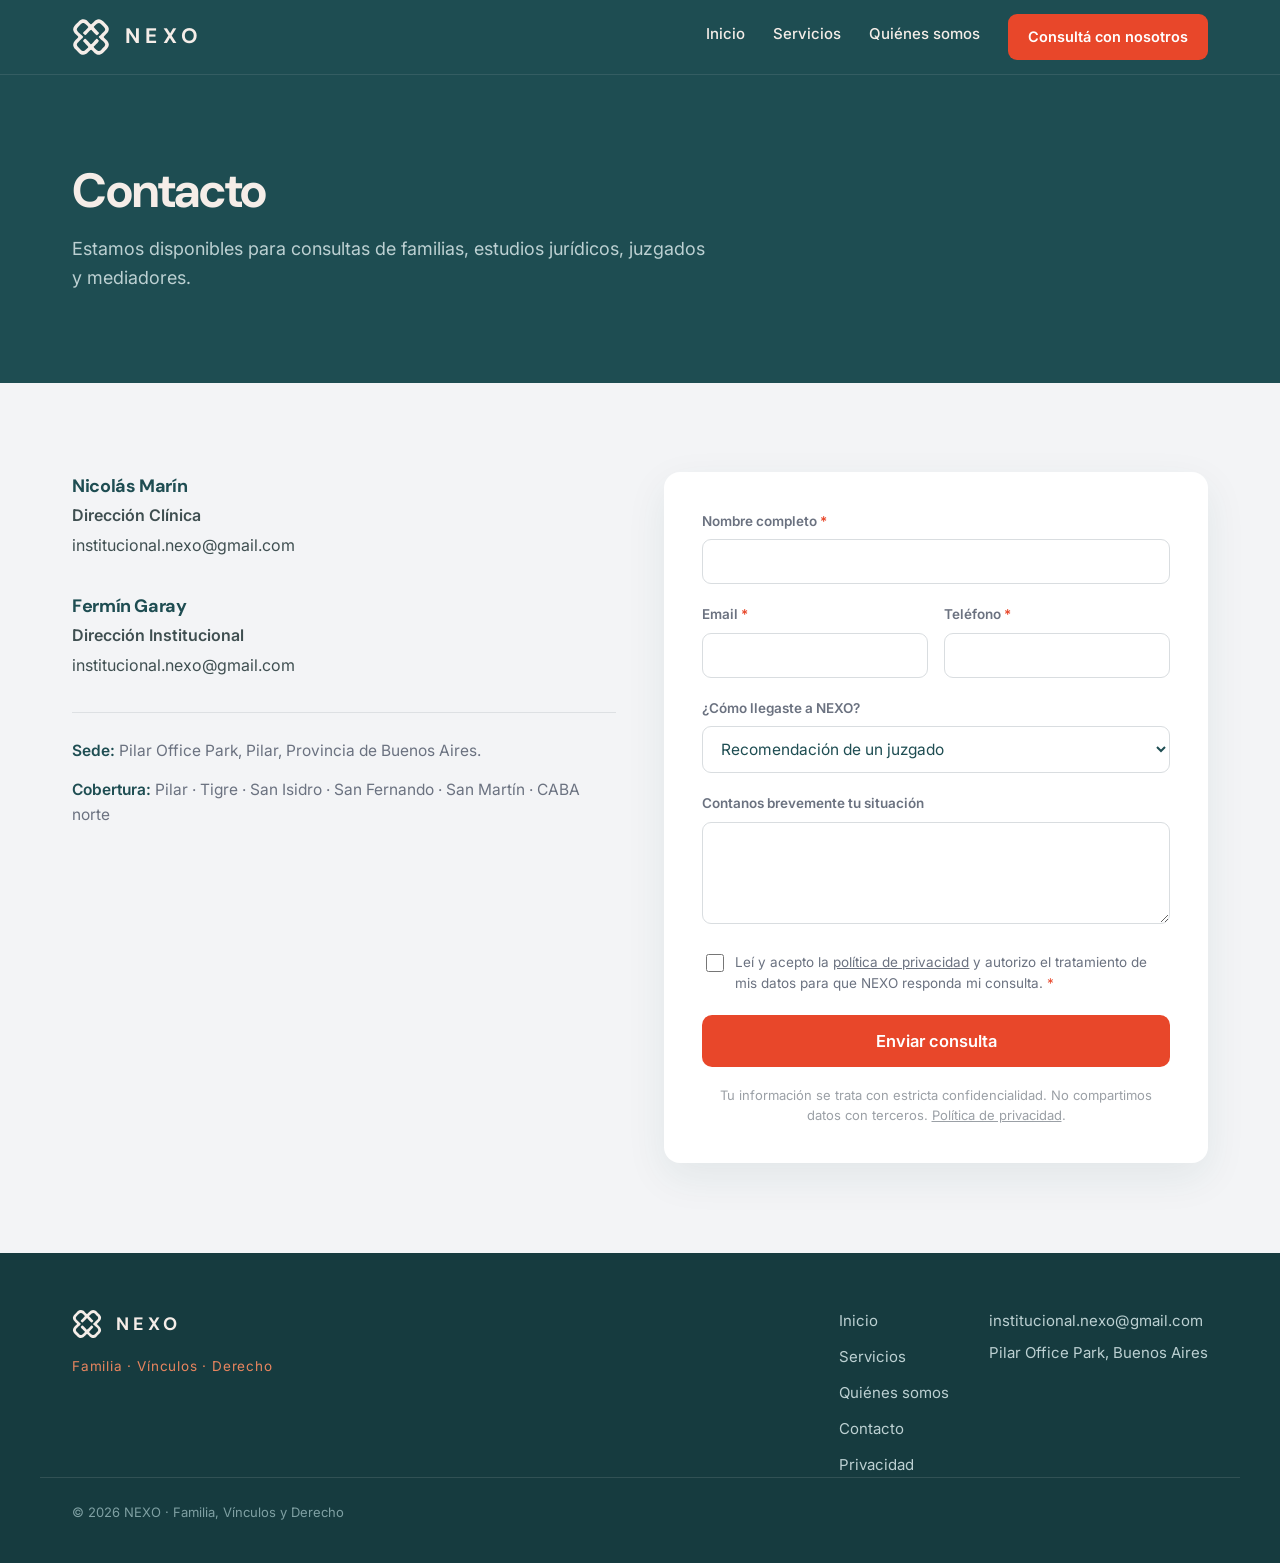
<file: contacto.html>
<!DOCTYPE html>
<html lang="es">
<head>
  <meta charset="UTF-8">
  <meta name="viewport" content="width=device-width, initial-scale=1.0">
  <title>Contacto &middot; NEXO</title>
  <meta name="description" content="Consultas de familias, estudios jurídicos, juzgados y mediadores. Pilar, zona norte GBA.">
  <meta property="og:type" content="website">
  <meta property="og:site_name" content="NEXO">
  <meta property="og:title" content="Contacto &middot; NEXO">
  <meta property="og:description" content="Consultas de familias, estudios jurídicos, juzgados y mediadores. Pilar, zona norte GBA.">
  <meta property="og:url" content="https://fenicegroup.github.io/nexo-web/contacto.html">
  <meta property="og:image" content="https://fenicegroup.github.io/nexo-web/og-image.jpg">
  <meta property="og:image:width" content="1200">
  <meta property="og:image:height" content="630">
  <meta name="twitter:card" content="summary_large_image">
  <link rel="preconnect" href="https://fonts.googleapis.com">
  <link rel="preconnect" href="https://fonts.gstatic.com" crossorigin>
  <link href="https://fonts.googleapis.com/css2?family=DM+Sans:wght@500;700&family=Inter:wght@400;500;600;700&family=JetBrains+Mono:wght@400;500&display=swap" rel="stylesheet">
  <link rel="stylesheet" href="styles.css">
  <link rel="icon" type="image/svg+xml" href="favicon.svg">
</head>
<body>
  <!-- ===== Navbar (sticky) ===== -->
  <header class="site-header">
    <div class="container nav">
      <a class="brand" href="index.html" aria-label="NEXO - Inicio">
        <svg class="logo-mark" width="38" height="38" viewBox="0 0 100 100" aria-hidden="true"><path fill-rule="evenodd" d="M 38.67,6.21 C 40.01,7.36 41.23,8.61 42.44,9.89 C 44.39,11.91 46.33,13.89 48.47,15.71 C 48.77,16.01 49.08,16.31 49.39,16.63 C 51.39,16.23 51.97,15.33 53.37,13.87 C 53.74,13.54 54.12,13.22 54.51,12.89 C 55.9,11.65 57.16,10.34 58.44,8.99 C 61.87,5.53 65.34,3.3 70.3,3.06 C 75.54,3.3 79.19,5.64 82.76,9.28 C 83.18,9.74 83.59,10.21 84.02,10.69 C 86,12.87 88.09,14.91 90.2,16.96 C 93.67,20.38 96.66,24.22 96.96,29.26 C 96.6,36.65 92.13,40.76 87.07,45.59 C 86.64,46.01 86.21,46.43 85.76,46.87 C 85.36,47.25 84.96,47.63 84.55,48.02 C 83.68,49.08 83.68,49.08 83.68,50.92 C 84.57,51.99 84.57,51.99 85.82,53.16 C 86.26,53.59 86.71,54.02 87.17,54.46 C 88.11,55.36 89.06,56.25 90,57.14 C 94,61 96.58,64.76 97,70.46 C 96.52,77.3 91.61,81.63 87.01,86.17 C 85.01,88.14 83.07,90.13 81.23,92.25 C 77.21,95.75 73.69,97.1 68.37,96.85 C 63.8,95.88 60.68,93.41 57.56,90.11 C 55.61,88.09 53.67,86.11 51.53,84.29 C 51.23,83.99 50.92,83.69 50.61,83.37 C 48.61,83.77 48.03,84.67 46.63,86.13 C 46.44,86.29 46.44,86.29 45.49,87.11 C 44.1,88.35 42.84,89.66 41.56,91.01 C 38.13,94.47 34.66,96.7 29.7,96.94 C 24.46,96.7 20.81,94.36 17.24,90.72 C 16.82,90.26 16.41,89.79 15.98,89.31 C 14,87.13 11.91,85.09 9.8,83.04 C 6.33,79.62 3.34,75.78 3.04,70.74 C 3.4,63.35 7.87,59.24 12.93,54.41 C 13.14,54.2 13.14,54.2 14.24,53.13 C 14.64,52.75 15.04,52.37 15.45,51.98 C 16.32,50.92 16.32,50.92 16.32,49.08 C 15.43,48.01 15.43,48.01 14.18,46.84 C 13.74,46.41 13.29,45.98 12.83,45.54 C 11.89,44.64 10.94,43.75 10,42.86 C 6,39 3.42,35.24 3,29.54 C 3.48,22.7 8.39,18.37 12.99,13.83 C 14.99,11.86 16.93,9.87 18.77,7.75 C 24.97,2.35 31.69,1.73 38.67,6.21 M 22.75,16.63 C 22.44,16.99 22.12,17.35 21.8,17.73 C 20.04,19.71 18.14,21.53 16.24,23.37 C 13.89,25.69 12.73,27.37 12.64,30.71 C 13.44,34.79 17.42,37.9 20.45,40.51 C 22.3,42.15 24.07,43.87 25.83,45.6 C 26.19,45.94 26.54,46.28 26.91,46.64 C 27.8,47.52 28.65,48.45 29.49,49.39 C 29.12,51.24 28.55,51.69 27.23,53 C 26.82,53.4 26.42,53.8 26.01,54.21 C 25.58,54.63 25.16,55.04 24.72,55.47 C 24.3,55.89 23.89,56.3 23.46,56.73 C 21.53,58.63 19.59,60.47 17.54,62.25 C 14.8,64.84 13.18,66.46 12.64,70.21 C 13.06,73 14.29,74.69 16.27,76.64 C 16.44,76.81 16.44,76.81 17.31,77.67 C 17.67,78.03 18.03,78.38 18.41,78.74 C 22.2,82.48 22.2,82.48 23.65,84.16 C 25.14,85.83 26.43,86.44 28.57,87.05 C 33.33,87.05 35.76,84.09 38.98,80.93 C 39.35,80.57 39.72,80.22 40.1,79.85 C 42.61,77.41 42.61,77.41 42.96,76.03 C 41.8,74.52 40.47,73.24 39.13,71.89 C 37.79,70.55 36.54,69.2 35.3,67.76 C 33.87,66.14 32.44,64.59 30.86,63.11 C 29.49,61.64 29.49,61.64 29.18,59.49 C 30.03,58.36 30.03,58.36 31.21,57.23 C 31.4,57.05 31.4,57.05 32.37,56.1 C 33.47,55.21 33.47,55.21 35,54.9 C 36.95,56.07 38.42,57.63 40.01,59.24 C 40.17,59.4 40.17,59.4 40.95,60.19 C 42.6,61.85 44.19,63.54 45.71,65.31 C 46.33,65.99 46.95,66.66 47.59,67.32 C 47.89,67.64 48.2,67.96 48.51,68.3 C 48.8,68.52 49.09,68.75 49.39,68.98 C 51.41,68.58 52.05,67.68 53.48,66.21 C 53.71,65.98 53.71,65.98 54.83,64.84 C 55.63,64 56.41,63.14 57.18,62.27 C 58.47,60.79 59.82,59.38 61.2,57.98 C 61.69,57.47 62.19,56.95 62.71,56.42 C 64.08,55.21 64.08,55.21 65.92,54.9 C 67.11,55.8 67.11,55.8 68.37,57.04 C 68.83,57.45 69.29,57.85 69.77,58.27 C 70.12,58.67 70.46,59.08 70.82,59.49 C 70.46,62.05 69.86,62.48 68.03,64.22 C 66.32,65.85 64.7,67.49 63.17,69.29 C 61.73,70.92 60.28,72.48 58.73,74 C 57.35,75.41 57.35,75.41 57.04,76.64 C 60.08,80.66 64.34,85.06 68.98,87.05 C 72.86,87.05 74.5,86.09 77.25,83.37 C 77.56,83.01 77.88,82.65 78.2,82.27 C 79.96,80.29 81.86,78.47 83.76,76.63 C 86.11,74.31 87.27,72.63 87.36,69.29 C 86.56,65.21 82.58,62.1 79.55,59.49 C 77.7,57.85 75.93,56.13 74.17,54.4 C 73.81,54.06 73.46,53.72 73.09,53.36 C 72.2,52.48 71.35,51.55 70.51,50.61 C 70.88,48.76 71.45,48.31 72.77,47 C 73.18,46.6 73.58,46.2 73.99,45.79 C 74.42,45.37 74.84,44.96 75.28,44.53 C 75.7,44.11 76.11,43.7 76.54,43.27 C 78.47,41.37 80.41,39.53 82.46,37.75 C 85.2,35.16 86.82,33.54 87.36,29.79 C 86.94,27 85.71,25.31 83.73,23.36 C 83.56,23.19 83.56,23.19 82.69,22.33 C 82.33,21.97 81.97,21.62 81.59,21.26 C 77.8,17.52 77.8,17.52 76.35,15.84 C 74.86,14.17 73.57,13.56 71.43,12.95 C 66.67,12.95 64.24,15.91 61.02,19.07 C 60.65,19.43 60.28,19.78 59.9,20.15 C 57.39,22.59 57.39,22.59 57.04,23.97 C 58.2,25.48 59.53,26.76 60.87,28.11 C 62.21,29.45 63.46,30.8 64.7,32.24 C 66.13,33.86 67.56,35.41 69.14,36.89 C 70.51,38.36 70.51,38.36 70.82,40.51 C 69.97,41.64 69.97,41.64 68.79,42.77 C 68.41,43.14 68.03,43.52 67.63,43.9 C 66.53,44.79 66.53,44.79 65,45.1 C 63.05,43.93 61.58,42.37 59.99,40.76 C 59.68,40.45 59.37,40.13 59.05,39.81 C 57.4,38.15 55.81,36.46 54.29,34.69 C 53.67,34.01 53.05,33.34 52.41,32.68 C 52.11,32.36 51.8,32.04 51.49,31.7 C 51.2,31.48 50.91,31.25 50.61,31.02 C 48.59,31.42 47.95,32.32 46.52,33.79 C 46.07,34.24 45.63,34.69 45.17,35.16 C 44.37,36 43.59,36.86 42.82,37.73 C 41.53,39.21 40.18,40.62 38.8,42.02 C 38.31,42.53 37.81,43.05 37.29,43.58 C 35.92,44.79 35.92,44.79 34.08,45.1 C 32.89,44.2 32.89,44.2 31.63,42.96 C 31.17,42.55 30.71,42.15 30.23,41.73 C 29.88,41.33 29.54,40.92 29.18,40.51 C 29.54,37.95 30.14,37.52 31.97,35.78 C 33.68,34.15 35.3,32.51 36.83,30.71 C 38.27,29.08 39.72,27.52 41.27,26 C 42.65,24.59 42.65,24.59 42.96,23.36 C 39.92,19.34 35.66,14.94 31.02,12.95 C 27.14,12.95 25.5,13.91 22.75,16.63"/></svg>
        <span class="brand-word">NEXO</span>
      </a>
      <nav class="nav-links" aria-label="Principal">
        <a href="index.html">Inicio</a>
        <a href="servicios.html">Servicios</a>
        <a href="quienes-somos.html">Qui&eacute;nes somos</a>
        <a class="btn btn-cta" href="contacto.html">Consult&aacute; con nosotros</a>
      </nav>
      <button class="nav-toggle" aria-label="Abrir men&uacute;" aria-expanded="false"><span></span><span></span><span></span></button>
    </div>
    <nav class="mobile-menu" aria-label="M&oacute;vil">
      <a href="index.html">Inicio</a>
      <a href="servicios.html">Servicios</a>
      <a href="quienes-somos.html">Qui&eacute;nes somos</a>
      <a class="btn btn-cta" href="contacto.html">Consult&aacute; con nosotros</a>
    </nav>
  </header>

  <main>
    <section class="page-hero">
      <div class="container">
        <h1>Contacto</h1>
        <p>Estamos disponibles para consultas de familias, estudios jur&iacute;dicos, juzgados y mediadores.</p>
      </div>
    </section>

    <section class="section section--gris">
      <div class="container contact-grid">
        <!-- Datos -->
        <div>
          <div class="contact-block">
            <h3>Nicol&aacute;s Mar&iacute;n</h3>
            <span class="contact-role">Direcci&oacute;n Cl&iacute;nica</span>
            <a href="mailto:institucional.nexo@gmail.com">institucional.nexo@gmail.com</a>
          </div>
          <div class="contact-block">
            <h3>Ferm&iacute;n Garay</h3>
            <span class="contact-role">Direcci&oacute;n Institucional</span>
            <a href="mailto:institucional.nexo@gmail.com">institucional.nexo@gmail.com</a>
          </div>
          <div class="contact-meta">
            <p><strong>Sede:</strong> Pilar Office Park, Pilar, Provincia de Buenos Aires.</p>
            <p><strong>Cobertura:</strong> Pilar &middot; Tigre &middot; San Isidro &middot; San Fernando &middot; San Mart&iacute;n &middot; CABA norte</p>
          </div>
        </div>

        <!-- Formulario -->
        <div class="form-wrap">
          <form id="contact-form" action="https://formspree.io/f/mykaojaz" method="POST">
            <input type="hidden" name="_next" value="https://fenicegroup.github.io/nexo-web/gracias.html">
            <div class="field">
              <label for="nombre">Nombre completo <span class="req">*</span></label>
              <input id="nombre" name="nombre" type="text" required>
            </div>
            <div class="field-row">
              <div class="field">
                <label for="email">Email <span class="req">*</span></label>
                <input id="email" name="email" type="email" required>
              </div>
              <div class="field">
                <label for="telefono">Tel&eacute;fono <span class="req">*</span></label>
                <input id="telefono" name="telefono" type="tel" required>
              </div>
            </div>
            <div class="field">
              <label for="origen">&iquest;C&oacute;mo llegaste a NEXO?</label>
              <select id="origen" name="origen">
                <option>Recomendaci&oacute;n de un juzgado</option>
                <option>Recomendaci&oacute;n de un abogado o mediador</option>
                <option>B&uacute;squeda propia</option>
                <option>Otro</option>
              </select>
            </div>
            <div class="field">
              <label for="mensaje">Contanos brevemente tu situaci&oacute;n</label>
              <textarea id="mensaje" name="mensaje" rows="4"></textarea>
            </div>
            <div class="field"><label for="consentimiento" style="display:flex;align-items:flex-start;gap:.5rem;font-weight:400;cursor:pointer;"><input id="consentimiento" name="consentimiento" type="checkbox" required style="flex:0 0 auto;width:18px;height:18px;margin-top:2px;"> <span>Le&iacute; y acepto la <a href="privacidad.html">pol&iacute;tica de privacidad</a> y autorizo el tratamiento de mis datos para que NEXO responda mi consulta. <span class="req">*</span></span></label></div>
            <button type="submit" class="btn btn-cta">Enviar consulta</button>
            <p class="form-note">Tu informaci&oacute;n se trata con estricta confidencialidad. No compartimos datos con terceros. <a href="privacidad.html">Pol&iacute;tica de privacidad</a>.</p>
            <p class="form-error" id="form-err">No pudimos enviar tu consulta. Proba de nuevo o escribinos a institucional.nexo@gmail.com</p>
          </form>
          <div class="form-success" id="form-ok" role="status" aria-live="polite">
            <svg viewBox="0 0 52 52" aria-hidden="true"><circle cx="26" cy="26" r="24" fill="none" stroke="#1E4D52" stroke-width="3"/><path fill="none" stroke="#E8472A" stroke-width="4" stroke-linecap="round" stroke-linejoin="round" d="M15 27 L23 35 L38 18"/></svg>
            <h3>&iexcl;Gracias por tu mensaje!</h3>
            <p>Recibimos tu consulta y te vamos a responder a la brevedad.</p>
          </div>
        </div>
      </div>
    </section>
  </main>

  <!-- ===== Footer ===== -->
  <footer class="site-footer">
    <div class="container footer-grid">
      <div class="footer-brand">
        <div class="footer-logo"><svg class="logo-mark" width="30" height="30" viewBox="0 0 100 100" aria-hidden="true"><path fill-rule="evenodd" d="M 38.67,6.21 C 40.01,7.36 41.23,8.61 42.44,9.89 C 44.39,11.91 46.33,13.89 48.47,15.71 C 48.77,16.01 49.08,16.31 49.39,16.63 C 51.39,16.23 51.97,15.33 53.37,13.87 C 53.74,13.54 54.12,13.22 54.51,12.89 C 55.9,11.65 57.16,10.34 58.44,8.99 C 61.87,5.53 65.34,3.3 70.3,3.06 C 75.54,3.3 79.19,5.64 82.76,9.28 C 83.18,9.74 83.59,10.21 84.02,10.69 C 86,12.87 88.09,14.91 90.2,16.96 C 93.67,20.38 96.66,24.22 96.96,29.26 C 96.6,36.65 92.13,40.76 87.07,45.59 C 86.64,46.01 86.21,46.43 85.76,46.87 C 85.36,47.25 84.96,47.63 84.55,48.02 C 83.68,49.08 83.68,49.08 83.68,50.92 C 84.57,51.99 84.57,51.99 85.82,53.16 C 86.26,53.59 86.71,54.02 87.17,54.46 C 88.11,55.36 89.06,56.25 90,57.14 C 94,61 96.58,64.76 97,70.46 C 96.52,77.3 91.61,81.63 87.01,86.17 C 85.01,88.14 83.07,90.13 81.23,92.25 C 77.21,95.75 73.69,97.1 68.37,96.85 C 63.8,95.88 60.68,93.41 57.56,90.11 C 55.61,88.09 53.67,86.11 51.53,84.29 C 51.23,83.99 50.92,83.69 50.61,83.37 C 48.61,83.77 48.03,84.67 46.63,86.13 C 46.44,86.29 46.44,86.29 45.49,87.11 C 44.1,88.35 42.84,89.66 41.56,91.01 C 38.13,94.47 34.66,96.7 29.7,96.94 C 24.46,96.7 20.81,94.36 17.24,90.72 C 16.82,90.26 16.41,89.79 15.98,89.31 C 14,87.13 11.91,85.09 9.8,83.04 C 6.33,79.62 3.34,75.78 3.04,70.74 C 3.4,63.35 7.87,59.24 12.93,54.41 C 13.14,54.2 13.14,54.2 14.24,53.13 C 14.64,52.75 15.04,52.37 15.45,51.98 C 16.32,50.92 16.32,50.92 16.32,49.08 C 15.43,48.01 15.43,48.01 14.18,46.84 C 13.74,46.41 13.29,45.98 12.83,45.54 C 11.89,44.64 10.94,43.75 10,42.86 C 6,39 3.42,35.24 3,29.54 C 3.48,22.7 8.39,18.37 12.99,13.83 C 14.99,11.86 16.93,9.87 18.77,7.75 C 24.97,2.35 31.69,1.73 38.67,6.21 M 22.75,16.63 C 22.44,16.99 22.12,17.35 21.8,17.73 C 20.04,19.71 18.14,21.53 16.24,23.37 C 13.89,25.69 12.73,27.37 12.64,30.71 C 13.44,34.79 17.42,37.9 20.45,40.51 C 22.3,42.15 24.07,43.87 25.83,45.6 C 26.19,45.94 26.54,46.28 26.91,46.64 C 27.8,47.52 28.65,48.45 29.49,49.39 C 29.12,51.24 28.55,51.69 27.23,53 C 26.82,53.4 26.42,53.8 26.01,54.21 C 25.58,54.63 25.16,55.04 24.72,55.47 C 24.3,55.89 23.89,56.3 23.46,56.73 C 21.53,58.63 19.59,60.47 17.54,62.25 C 14.8,64.84 13.18,66.46 12.64,70.21 C 13.06,73 14.29,74.69 16.27,76.64 C 16.44,76.81 16.44,76.81 17.31,77.67 C 17.67,78.03 18.03,78.38 18.41,78.74 C 22.2,82.48 22.2,82.48 23.65,84.16 C 25.14,85.83 26.43,86.44 28.57,87.05 C 33.33,87.05 35.76,84.09 38.98,80.93 C 39.35,80.57 39.72,80.22 40.1,79.85 C 42.61,77.41 42.61,77.41 42.96,76.03 C 41.8,74.52 40.47,73.24 39.13,71.89 C 37.79,70.55 36.54,69.2 35.3,67.76 C 33.87,66.14 32.44,64.59 30.86,63.11 C 29.49,61.64 29.49,61.64 29.18,59.49 C 30.03,58.36 30.03,58.36 31.21,57.23 C 31.4,57.05 31.4,57.05 32.37,56.1 C 33.47,55.21 33.47,55.21 35,54.9 C 36.95,56.07 38.42,57.63 40.01,59.24 C 40.17,59.4 40.17,59.4 40.95,60.19 C 42.6,61.85 44.19,63.54 45.71,65.31 C 46.33,65.99 46.95,66.66 47.59,67.32 C 47.89,67.64 48.2,67.96 48.51,68.3 C 48.8,68.52 49.09,68.75 49.39,68.98 C 51.41,68.58 52.05,67.68 53.48,66.21 C 53.71,65.98 53.71,65.98 54.83,64.84 C 55.63,64 56.41,63.14 57.18,62.27 C 58.47,60.79 59.82,59.38 61.2,57.98 C 61.69,57.47 62.19,56.95 62.71,56.42 C 64.08,55.21 64.08,55.21 65.92,54.9 C 67.11,55.8 67.11,55.8 68.37,57.04 C 68.83,57.45 69.29,57.85 69.77,58.27 C 70.12,58.67 70.46,59.08 70.82,59.49 C 70.46,62.05 69.86,62.48 68.03,64.22 C 66.32,65.85 64.7,67.49 63.17,69.29 C 61.73,70.92 60.28,72.48 58.73,74 C 57.35,75.41 57.35,75.41 57.04,76.64 C 60.08,80.66 64.34,85.06 68.98,87.05 C 72.86,87.05 74.5,86.09 77.25,83.37 C 77.56,83.01 77.88,82.65 78.2,82.27 C 79.96,80.29 81.86,78.47 83.76,76.63 C 86.11,74.31 87.27,72.63 87.36,69.29 C 86.56,65.21 82.58,62.1 79.55,59.49 C 77.7,57.85 75.93,56.13 74.17,54.4 C 73.81,54.06 73.46,53.72 73.09,53.36 C 72.2,52.48 71.35,51.55 70.51,50.61 C 70.88,48.76 71.45,48.31 72.77,47 C 73.18,46.6 73.58,46.2 73.99,45.79 C 74.42,45.37 74.84,44.96 75.28,44.53 C 75.7,44.11 76.11,43.7 76.54,43.27 C 78.47,41.37 80.41,39.53 82.46,37.75 C 85.2,35.16 86.82,33.54 87.36,29.79 C 86.94,27 85.71,25.31 83.73,23.36 C 83.56,23.19 83.56,23.19 82.69,22.33 C 82.33,21.97 81.97,21.62 81.59,21.26 C 77.8,17.52 77.8,17.52 76.35,15.84 C 74.86,14.17 73.57,13.56 71.43,12.95 C 66.67,12.95 64.24,15.91 61.02,19.07 C 60.65,19.43 60.28,19.78 59.9,20.15 C 57.39,22.59 57.39,22.59 57.04,23.97 C 58.2,25.48 59.53,26.76 60.87,28.11 C 62.21,29.45 63.46,30.8 64.7,32.24 C 66.13,33.86 67.56,35.41 69.14,36.89 C 70.51,38.36 70.51,38.36 70.82,40.51 C 69.97,41.64 69.97,41.64 68.79,42.77 C 68.41,43.14 68.03,43.52 67.63,43.9 C 66.53,44.79 66.53,44.79 65,45.1 C 63.05,43.93 61.58,42.37 59.99,40.76 C 59.68,40.45 59.37,40.13 59.05,39.81 C 57.4,38.15 55.81,36.46 54.29,34.69 C 53.67,34.01 53.05,33.34 52.41,32.68 C 52.11,32.36 51.8,32.04 51.49,31.7 C 51.2,31.48 50.91,31.25 50.61,31.02 C 48.59,31.42 47.95,32.32 46.52,33.79 C 46.07,34.24 45.63,34.69 45.17,35.16 C 44.37,36 43.59,36.86 42.82,37.73 C 41.53,39.21 40.18,40.62 38.8,42.02 C 38.31,42.53 37.81,43.05 37.29,43.58 C 35.92,44.79 35.92,44.79 34.08,45.1 C 32.89,44.2 32.89,44.2 31.63,42.96 C 31.17,42.55 30.71,42.15 30.23,41.73 C 29.88,41.33 29.54,40.92 29.18,40.51 C 29.54,37.95 30.14,37.52 31.97,35.78 C 33.68,34.15 35.3,32.51 36.83,30.71 C 38.27,29.08 39.72,27.52 41.27,26 C 42.65,24.59 42.65,24.59 42.96,23.36 C 39.92,19.34 35.66,14.94 31.02,12.95 C 27.14,12.95 25.5,13.91 22.75,16.63"/></svg><span class="brand-word">NEXO</span></div>
        <span class="footer-tag">Familia &middot; V&iacute;nculos &middot; Derecho</span>
      </div>
      <nav class="footer-nav" aria-label="Pie">
        <a href="index.html">Inicio</a>
        <a href="servicios.html">Servicios</a>
        <a href="quienes-somos.html">Qui&eacute;nes somos</a>
        <a href="contacto.html">Contacto</a>
        <a href="privacidad.html">Privacidad</a>
      </nav>
      <div class="footer-contact">
        <a href="mailto:institucional.nexo@gmail.com">institucional.nexo@gmail.com</a>
        <span>Pilar Office Park, Buenos Aires</span>
      </div>
    </div>
    <div class="container footer-base"><p>&copy; 2026 NEXO &middot; Familia, V&iacute;nculos y Derecho</p></div>
  </footer>

  <script>
    /* Men\u00fa m\u00f3vil */
    (function () {
      var t = document.querySelector('.nav-toggle');
      var m = document.querySelector('.mobile-menu');
      if (t && m) t.addEventListener('click', function () {
        var open = m.classList.toggle('open');
        t.classList.toggle('active', open);
        t.setAttribute('aria-expanded', open ? 'true' : 'false');
      });
    })();
  </script>
  <script>
    /* Envio del formulario sin salir de la pagina (Formspree AJAX) */
    (function () {
      var form = document.getElementById('contact-form');
      if (!form) return;
      var ok = document.getElementById('form-ok');
      var err = document.getElementById('form-err');
      form.addEventListener('submit', function (e) {
        e.preventDefault();
        err.style.display = 'none';
        var btn = form.querySelector('button[type=submit]');
        var label = btn.textContent;
        btn.disabled = true; btn.textContent = 'Enviando...';
        fetch(form.action, { method: 'POST', body: new FormData(form), headers: { 'Accept': 'application/json' } })
          .then(function (r) {
            if (r.ok) { form.style.display = 'none'; ok.style.display = 'block'; ok.scrollIntoView({ behavior: 'smooth', block: 'center' }); }
            else { throw new Error('fail'); }
          })
          .catch(function () { err.style.display = 'block'; btn.disabled = false; btn.textContent = label; });
      });
    })();
  </script>
</body>
</html>
</file>
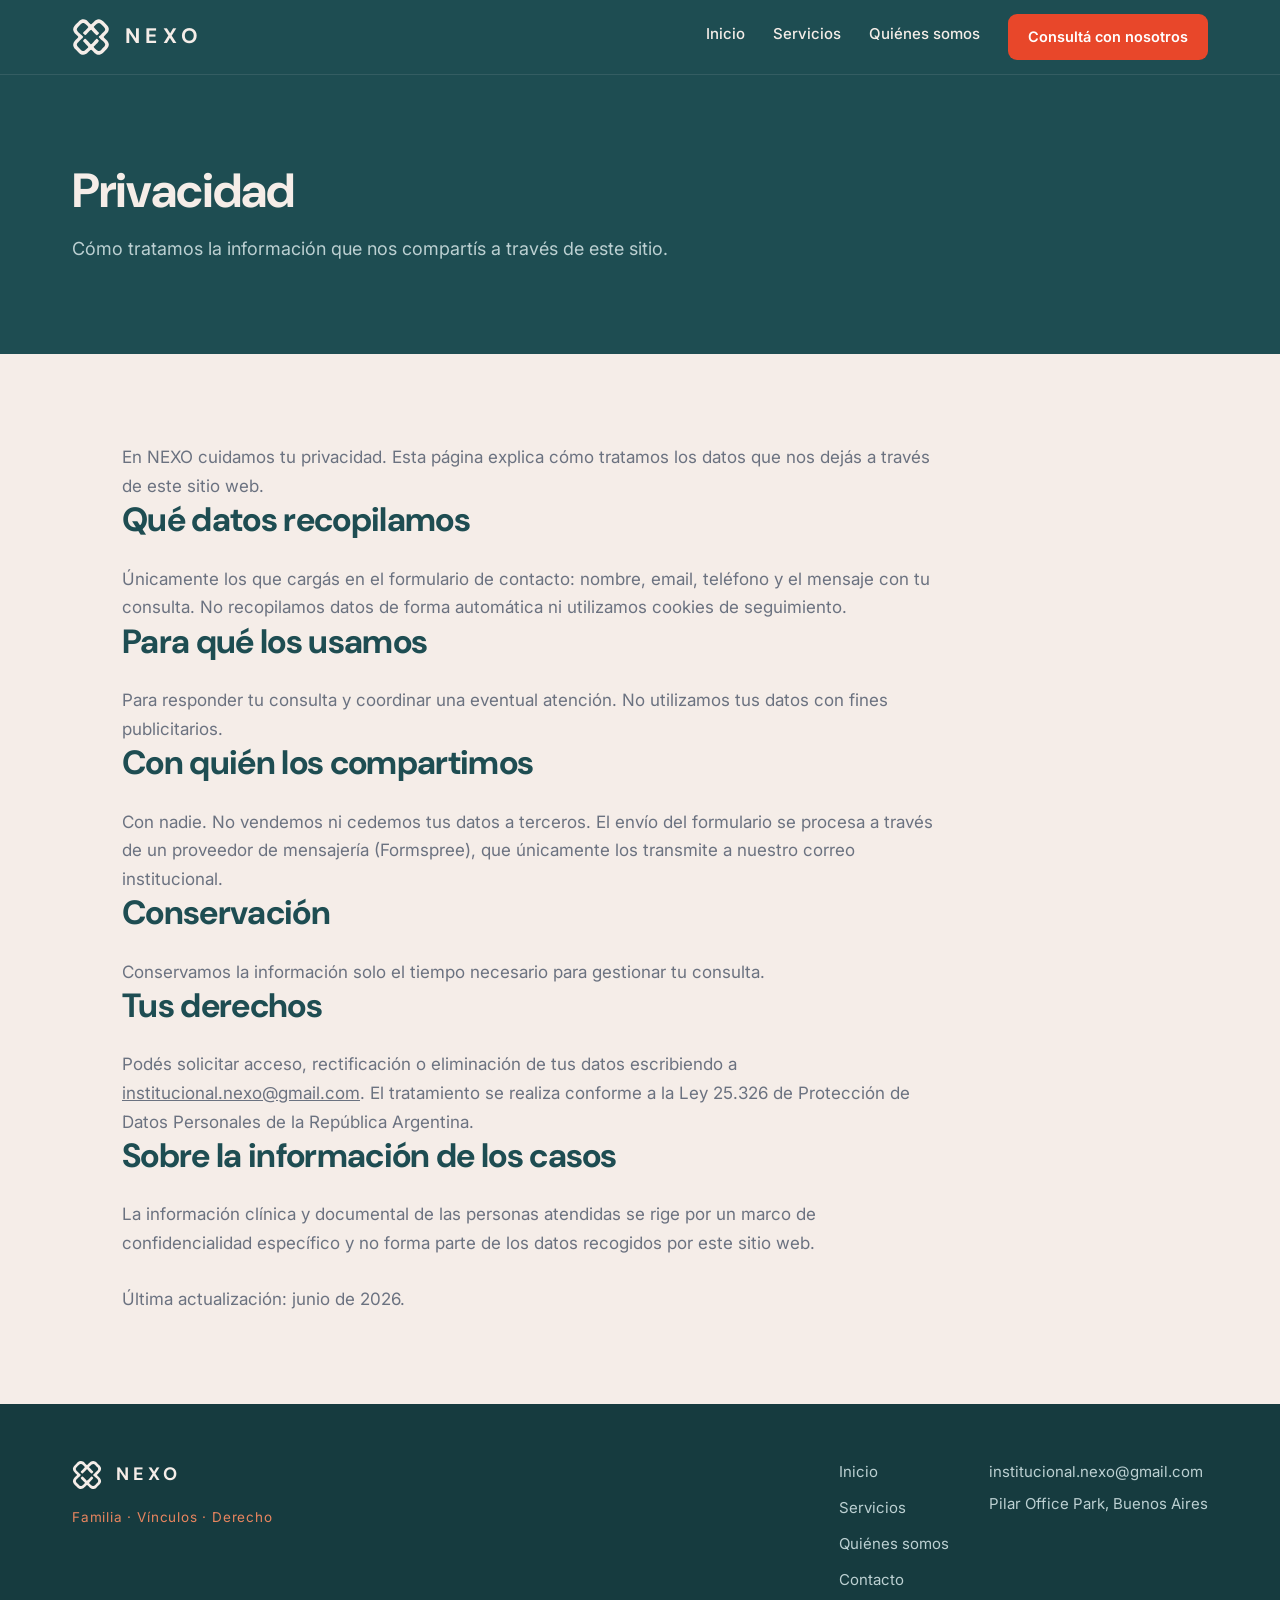
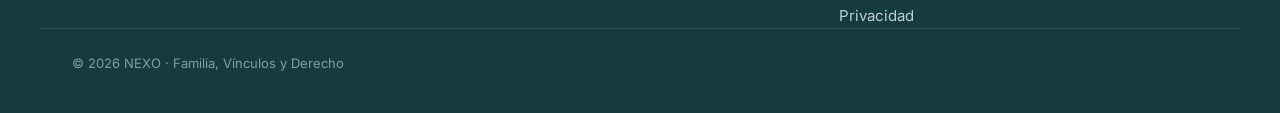
<file: privacidad.html>
<!DOCTYPE html>
<html lang="es">
<head>
  <meta charset="UTF-8">
  <meta name="viewport" content="width=device-width, initial-scale=1.0">
  <title>Privacidad &middot; NEXO</title>
  <meta name="description" content="Cómo NEXO trata los datos que dejás a través del sitio: qué recopilamos, para qué los usamos y tus derechos.">
  <meta property="og:type" content="website">
  <meta property="og:site_name" content="NEXO">
  <meta property="og:title" content="Privacidad &middot; NEXO">
  <meta property="og:description" content="Cómo NEXO trata los datos que dejás a través del sitio: qué recopilamos, para qué los usamos y tus derechos.">
  <meta property="og:url" content="https://fenicegroup.github.io/nexo-web/privacidad.html">
  <meta property="og:image" content="https://fenicegroup.github.io/nexo-web/og-image.jpg">
  <meta property="og:image:width" content="1200">
  <meta property="og:image:height" content="630">
  <meta name="twitter:card" content="summary_large_image">
  <link rel="preconnect" href="https://fonts.googleapis.com">
  <link rel="preconnect" href="https://fonts.gstatic.com" crossorigin>
  <link href="https://fonts.googleapis.com/css2?family=DM+Sans:wght@500;700&family=Inter:wght@400;500;600;700&family=JetBrains+Mono:wght@400;500&display=swap" rel="stylesheet">
  <link rel="stylesheet" href="styles.css">
  <link rel="icon" type="image/svg+xml" href="favicon.svg">
</head>
<body>
  <!-- ===== Navbar (sticky) ===== -->
  <header class="site-header">
    <div class="container nav">
      <a class="brand" href="index.html" aria-label="NEXO - Inicio">
        <svg class="logo-mark" width="38" height="38" viewBox="0 0 100 100" aria-hidden="true"><path fill-rule="evenodd" d="M 38.67,6.21 C 40.01,7.36 41.23,8.61 42.44,9.89 C 44.39,11.91 46.33,13.89 48.47,15.71 C 48.77,16.01 49.08,16.31 49.39,16.63 C 51.39,16.23 51.97,15.33 53.37,13.87 C 53.74,13.54 54.12,13.22 54.51,12.89 C 55.9,11.65 57.16,10.34 58.44,8.99 C 61.87,5.53 65.34,3.3 70.3,3.06 C 75.54,3.3 79.19,5.64 82.76,9.28 C 83.18,9.74 83.59,10.21 84.02,10.69 C 86,12.87 88.09,14.91 90.2,16.96 C 93.67,20.38 96.66,24.22 96.96,29.26 C 96.6,36.65 92.13,40.76 87.07,45.59 C 86.64,46.01 86.21,46.43 85.76,46.87 C 85.36,47.25 84.96,47.63 84.55,48.02 C 83.68,49.08 83.68,49.08 83.68,50.92 C 84.57,51.99 84.57,51.99 85.82,53.16 C 86.26,53.59 86.71,54.02 87.17,54.46 C 88.11,55.36 89.06,56.25 90,57.14 C 94,61 96.58,64.76 97,70.46 C 96.52,77.3 91.61,81.63 87.01,86.17 C 85.01,88.14 83.07,90.13 81.23,92.25 C 77.21,95.75 73.69,97.1 68.37,96.85 C 63.8,95.88 60.68,93.41 57.56,90.11 C 55.61,88.09 53.67,86.11 51.53,84.29 C 51.23,83.99 50.92,83.69 50.61,83.37 C 48.61,83.77 48.03,84.67 46.63,86.13 C 46.44,86.29 46.44,86.29 45.49,87.11 C 44.1,88.35 42.84,89.66 41.56,91.01 C 38.13,94.47 34.66,96.7 29.7,96.94 C 24.46,96.7 20.81,94.36 17.24,90.72 C 16.82,90.26 16.41,89.79 15.98,89.31 C 14,87.13 11.91,85.09 9.8,83.04 C 6.33,79.62 3.34,75.78 3.04,70.74 C 3.4,63.35 7.87,59.24 12.93,54.41 C 13.14,54.2 13.14,54.2 14.24,53.13 C 14.64,52.75 15.04,52.37 15.45,51.98 C 16.32,50.92 16.32,50.92 16.32,49.08 C 15.43,48.01 15.43,48.01 14.18,46.84 C 13.74,46.41 13.29,45.98 12.83,45.54 C 11.89,44.64 10.94,43.75 10,42.86 C 6,39 3.42,35.24 3,29.54 C 3.48,22.7 8.39,18.37 12.99,13.83 C 14.99,11.86 16.93,9.87 18.77,7.75 C 24.97,2.35 31.69,1.73 38.67,6.21 M 22.75,16.63 C 22.44,16.99 22.12,17.35 21.8,17.73 C 20.04,19.71 18.14,21.53 16.24,23.37 C 13.89,25.69 12.73,27.37 12.64,30.71 C 13.44,34.79 17.42,37.9 20.45,40.51 C 22.3,42.15 24.07,43.87 25.83,45.6 C 26.19,45.94 26.54,46.28 26.91,46.64 C 27.8,47.52 28.65,48.45 29.49,49.39 C 29.12,51.24 28.55,51.69 27.23,53 C 26.82,53.4 26.42,53.8 26.01,54.21 C 25.58,54.63 25.16,55.04 24.72,55.47 C 24.3,55.89 23.89,56.3 23.46,56.73 C 21.53,58.63 19.59,60.47 17.54,62.25 C 14.8,64.84 13.18,66.46 12.64,70.21 C 13.06,73 14.29,74.69 16.27,76.64 C 16.44,76.81 16.44,76.81 17.31,77.67 C 17.67,78.03 18.03,78.38 18.41,78.74 C 22.2,82.48 22.2,82.48 23.65,84.16 C 25.14,85.83 26.43,86.44 28.57,87.05 C 33.33,87.05 35.76,84.09 38.98,80.93 C 39.35,80.57 39.72,80.22 40.1,79.85 C 42.61,77.41 42.61,77.41 42.96,76.03 C 41.8,74.52 40.47,73.24 39.13,71.89 C 37.79,70.55 36.54,69.2 35.3,67.76 C 33.87,66.14 32.44,64.59 30.86,63.11 C 29.49,61.64 29.49,61.64 29.18,59.49 C 30.03,58.36 30.03,58.36 31.21,57.23 C 31.4,57.05 31.4,57.05 32.37,56.1 C 33.47,55.21 33.47,55.21 35,54.9 C 36.95,56.07 38.42,57.63 40.01,59.24 C 40.17,59.4 40.17,59.4 40.95,60.19 C 42.6,61.85 44.19,63.54 45.71,65.31 C 46.33,65.99 46.95,66.66 47.59,67.32 C 47.89,67.64 48.2,67.96 48.51,68.3 C 48.8,68.52 49.09,68.75 49.39,68.98 C 51.41,68.58 52.05,67.68 53.48,66.21 C 53.71,65.98 53.71,65.98 54.83,64.84 C 55.63,64 56.41,63.14 57.18,62.27 C 58.47,60.79 59.82,59.38 61.2,57.98 C 61.69,57.47 62.19,56.95 62.71,56.42 C 64.08,55.21 64.08,55.21 65.92,54.9 C 67.11,55.8 67.11,55.8 68.37,57.04 C 68.83,57.45 69.29,57.85 69.77,58.27 C 70.12,58.67 70.46,59.08 70.82,59.49 C 70.46,62.05 69.86,62.48 68.03,64.22 C 66.32,65.85 64.7,67.49 63.17,69.29 C 61.73,70.92 60.28,72.48 58.73,74 C 57.35,75.41 57.35,75.41 57.04,76.64 C 60.08,80.66 64.34,85.06 68.98,87.05 C 72.86,87.05 74.5,86.09 77.25,83.37 C 77.56,83.01 77.88,82.65 78.2,82.27 C 79.96,80.29 81.86,78.47 83.76,76.63 C 86.11,74.31 87.27,72.63 87.36,69.29 C 86.56,65.21 82.58,62.1 79.55,59.49 C 77.7,57.85 75.93,56.13 74.17,54.4 C 73.81,54.06 73.46,53.72 73.09,53.36 C 72.2,52.48 71.35,51.55 70.51,50.61 C 70.88,48.76 71.45,48.31 72.77,47 C 73.18,46.6 73.58,46.2 73.99,45.79 C 74.42,45.37 74.84,44.96 75.28,44.53 C 75.7,44.11 76.11,43.7 76.54,43.27 C 78.47,41.37 80.41,39.53 82.46,37.75 C 85.2,35.16 86.82,33.54 87.36,29.79 C 86.94,27 85.71,25.31 83.73,23.36 C 83.56,23.19 83.56,23.19 82.69,22.33 C 82.33,21.97 81.97,21.62 81.59,21.26 C 77.8,17.52 77.8,17.52 76.35,15.84 C 74.86,14.17 73.57,13.56 71.43,12.95 C 66.67,12.95 64.24,15.91 61.02,19.07 C 60.65,19.43 60.28,19.78 59.9,20.15 C 57.39,22.59 57.39,22.59 57.04,23.97 C 58.2,25.48 59.53,26.76 60.87,28.11 C 62.21,29.45 63.46,30.8 64.7,32.24 C 66.13,33.86 67.56,35.41 69.14,36.89 C 70.51,38.36 70.51,38.36 70.82,40.51 C 69.97,41.64 69.97,41.64 68.79,42.77 C 68.41,43.14 68.03,43.52 67.63,43.9 C 66.53,44.79 66.53,44.79 65,45.1 C 63.05,43.93 61.58,42.37 59.99,40.76 C 59.68,40.45 59.37,40.13 59.05,39.81 C 57.4,38.15 55.81,36.46 54.29,34.69 C 53.67,34.01 53.05,33.34 52.41,32.68 C 52.11,32.36 51.8,32.04 51.49,31.7 C 51.2,31.48 50.91,31.25 50.61,31.02 C 48.59,31.42 47.95,32.32 46.52,33.79 C 46.07,34.24 45.63,34.69 45.17,35.16 C 44.37,36 43.59,36.86 42.82,37.73 C 41.53,39.21 40.18,40.62 38.8,42.02 C 38.31,42.53 37.81,43.05 37.29,43.58 C 35.92,44.79 35.92,44.79 34.08,45.1 C 32.89,44.2 32.89,44.2 31.63,42.96 C 31.17,42.55 30.71,42.15 30.23,41.73 C 29.88,41.33 29.54,40.92 29.18,40.51 C 29.54,37.95 30.14,37.52 31.97,35.78 C 33.68,34.15 35.3,32.51 36.83,30.71 C 38.27,29.08 39.72,27.52 41.27,26 C 42.65,24.59 42.65,24.59 42.96,23.36 C 39.92,19.34 35.66,14.94 31.02,12.95 C 27.14,12.95 25.5,13.91 22.75,16.63"/></svg>
        <span class="brand-word">NEXO</span>
      </a>
      <nav class="nav-links" aria-label="Principal">
        <a href="index.html">Inicio</a>
        <a href="servicios.html">Servicios</a>
        <a href="quienes-somos.html">Qui&eacute;nes somos</a>
        <a class="btn btn-cta" href="contacto.html">Consult&aacute; con nosotros</a>
      </nav>
      <button class="nav-toggle" aria-label="Abrir men&uacute;" aria-expanded="false"><span></span><span></span><span></span></button>
    </div>
    <nav class="mobile-menu" aria-label="M&oacute;vil">
      <a href="index.html">Inicio</a>
      <a href="servicios.html">Servicios</a>
      <a href="quienes-somos.html">Qui&eacute;nes somos</a>
      <a class="btn btn-cta" href="contacto.html">Consult&aacute; con nosotros</a>
    </nav>
  </header>

  <main>
    <section class="page-hero">
      <div class="container">
        <h1>Privacidad</h1>
        <p>C&oacute;mo tratamos la informaci&oacute;n que nos compart&iacute;s a trav&eacute;s de este sitio.</p>
      </div>
    </section>
    <section class="section section--crema">
      <div class="container narrow">
        <div class="marco">
          <p>En NEXO cuidamos tu privacidad. Esta p&aacute;gina explica c&oacute;mo tratamos los datos que nos dej&aacute;s a trav&eacute;s de este sitio web.</p>
          <h2>Qu&eacute; datos recopilamos</h2>
          <p>&Uacute;nicamente los que carg&aacute;s en el formulario de contacto: nombre, email, tel&eacute;fono y el mensaje con tu consulta. No recopilamos datos de forma autom&aacute;tica ni utilizamos cookies de seguimiento.</p>
          <h2>Para qu&eacute; los usamos</h2>
          <p>Para responder tu consulta y coordinar una eventual atenci&oacute;n. No utilizamos tus datos con fines publicitarios.</p>
          <h2>Con qui&eacute;n los compartimos</h2>
          <p>Con nadie. No vendemos ni cedemos tus datos a terceros. El env&iacute;o del formulario se procesa a trav&eacute;s de un proveedor de mensajer&iacute;a (Formspree), que &uacute;nicamente los transmite a nuestro correo institucional.</p>
          <h2>Conservaci&oacute;n</h2>
          <p>Conservamos la informaci&oacute;n solo el tiempo necesario para gestionar tu consulta.</p>
          <h2>Tus derechos</h2>
          <p>Pod&eacute;s solicitar acceso, rectificaci&oacute;n o eliminaci&oacute;n de tus datos escribiendo a <a href="mailto:institucional.nexo@gmail.com">institucional.nexo@gmail.com</a>. El tratamiento se realiza conforme a la Ley 25.326 de Protecci&oacute;n de Datos Personales de la Rep&uacute;blica Argentina.</p>
          <h2>Sobre la informaci&oacute;n de los casos</h2>
          <p>La informaci&oacute;n cl&iacute;nica y documental de las personas atendidas se rige por un marco de confidencialidad espec&iacute;fico y no forma parte de los datos recogidos por este sitio web.</p>
          <p class="note">&Uacute;ltima actualizaci&oacute;n: junio de 2026.</p>
        </div>
      </div>
    </section>
  </main>

  <!-- ===== Footer ===== -->
  <footer class="site-footer">
    <div class="container footer-grid">
      <div class="footer-brand">
        <div class="footer-logo"><svg class="logo-mark" width="30" height="30" viewBox="0 0 100 100" aria-hidden="true"><path fill-rule="evenodd" d="M 38.67,6.21 C 40.01,7.36 41.23,8.61 42.44,9.89 C 44.39,11.91 46.33,13.89 48.47,15.71 C 48.77,16.01 49.08,16.31 49.39,16.63 C 51.39,16.23 51.97,15.33 53.37,13.87 C 53.74,13.54 54.12,13.22 54.51,12.89 C 55.9,11.65 57.16,10.34 58.44,8.99 C 61.87,5.53 65.34,3.3 70.3,3.06 C 75.54,3.3 79.19,5.64 82.76,9.28 C 83.18,9.74 83.59,10.21 84.02,10.69 C 86,12.87 88.09,14.91 90.2,16.96 C 93.67,20.38 96.66,24.22 96.96,29.26 C 96.6,36.65 92.13,40.76 87.07,45.59 C 86.64,46.01 86.21,46.43 85.76,46.87 C 85.36,47.25 84.96,47.63 84.55,48.02 C 83.68,49.08 83.68,49.08 83.68,50.92 C 84.57,51.99 84.57,51.99 85.82,53.16 C 86.26,53.59 86.71,54.02 87.17,54.46 C 88.11,55.36 89.06,56.25 90,57.14 C 94,61 96.58,64.76 97,70.46 C 96.52,77.3 91.61,81.63 87.01,86.17 C 85.01,88.14 83.07,90.13 81.23,92.25 C 77.21,95.75 73.69,97.1 68.37,96.85 C 63.8,95.88 60.68,93.41 57.56,90.11 C 55.61,88.09 53.67,86.11 51.53,84.29 C 51.23,83.99 50.92,83.69 50.61,83.37 C 48.61,83.77 48.03,84.67 46.63,86.13 C 46.44,86.29 46.44,86.29 45.49,87.11 C 44.1,88.35 42.84,89.66 41.56,91.01 C 38.13,94.47 34.66,96.7 29.7,96.94 C 24.46,96.7 20.81,94.36 17.24,90.72 C 16.82,90.26 16.41,89.79 15.98,89.31 C 14,87.13 11.91,85.09 9.8,83.04 C 6.33,79.62 3.34,75.78 3.04,70.74 C 3.4,63.35 7.87,59.24 12.93,54.41 C 13.14,54.2 13.14,54.2 14.24,53.13 C 14.64,52.75 15.04,52.37 15.45,51.98 C 16.32,50.92 16.32,50.92 16.32,49.08 C 15.43,48.01 15.43,48.01 14.18,46.84 C 13.74,46.41 13.29,45.98 12.83,45.54 C 11.89,44.64 10.94,43.75 10,42.86 C 6,39 3.42,35.24 3,29.54 C 3.48,22.7 8.39,18.37 12.99,13.83 C 14.99,11.86 16.93,9.87 18.77,7.75 C 24.97,2.35 31.69,1.73 38.67,6.21 M 22.75,16.63 C 22.44,16.99 22.12,17.35 21.8,17.73 C 20.04,19.71 18.14,21.53 16.24,23.37 C 13.89,25.69 12.73,27.37 12.64,30.71 C 13.44,34.79 17.42,37.9 20.45,40.51 C 22.3,42.15 24.07,43.87 25.83,45.6 C 26.19,45.94 26.54,46.28 26.91,46.64 C 27.8,47.52 28.65,48.45 29.49,49.39 C 29.12,51.24 28.55,51.69 27.23,53 C 26.82,53.4 26.42,53.8 26.01,54.21 C 25.58,54.63 25.16,55.04 24.72,55.47 C 24.3,55.89 23.89,56.3 23.46,56.73 C 21.53,58.63 19.59,60.47 17.54,62.25 C 14.8,64.84 13.18,66.46 12.64,70.21 C 13.06,73 14.29,74.69 16.27,76.64 C 16.44,76.81 16.44,76.81 17.31,77.67 C 17.67,78.03 18.03,78.38 18.41,78.74 C 22.2,82.48 22.2,82.48 23.65,84.16 C 25.14,85.83 26.43,86.44 28.57,87.05 C 33.33,87.05 35.76,84.09 38.98,80.93 C 39.35,80.57 39.72,80.22 40.1,79.85 C 42.61,77.41 42.61,77.41 42.96,76.03 C 41.8,74.52 40.47,73.24 39.13,71.89 C 37.79,70.55 36.54,69.2 35.3,67.76 C 33.87,66.14 32.44,64.59 30.86,63.11 C 29.49,61.64 29.49,61.64 29.18,59.49 C 30.03,58.36 30.03,58.36 31.21,57.23 C 31.4,57.05 31.4,57.05 32.37,56.1 C 33.47,55.21 33.47,55.21 35,54.9 C 36.95,56.07 38.42,57.63 40.01,59.24 C 40.17,59.4 40.17,59.4 40.95,60.19 C 42.6,61.85 44.19,63.54 45.71,65.31 C 46.33,65.99 46.95,66.66 47.59,67.32 C 47.89,67.64 48.2,67.96 48.51,68.3 C 48.8,68.52 49.09,68.75 49.39,68.98 C 51.41,68.58 52.05,67.68 53.48,66.21 C 53.71,65.98 53.71,65.98 54.83,64.84 C 55.63,64 56.41,63.14 57.18,62.27 C 58.47,60.79 59.82,59.38 61.2,57.98 C 61.69,57.47 62.19,56.95 62.71,56.42 C 64.08,55.21 64.08,55.21 65.92,54.9 C 67.11,55.8 67.11,55.8 68.37,57.04 C 68.83,57.45 69.29,57.85 69.77,58.27 C 70.12,58.67 70.46,59.08 70.82,59.49 C 70.46,62.05 69.86,62.48 68.03,64.22 C 66.32,65.85 64.7,67.49 63.17,69.29 C 61.73,70.92 60.28,72.48 58.73,74 C 57.35,75.41 57.35,75.41 57.04,76.64 C 60.08,80.66 64.34,85.06 68.98,87.05 C 72.86,87.05 74.5,86.09 77.25,83.37 C 77.56,83.01 77.88,82.65 78.2,82.27 C 79.96,80.29 81.86,78.47 83.76,76.63 C 86.11,74.31 87.27,72.63 87.36,69.29 C 86.56,65.21 82.58,62.1 79.55,59.49 C 77.7,57.85 75.93,56.13 74.17,54.4 C 73.81,54.06 73.46,53.72 73.09,53.36 C 72.2,52.48 71.35,51.55 70.51,50.61 C 70.88,48.76 71.45,48.31 72.77,47 C 73.18,46.6 73.58,46.2 73.99,45.79 C 74.42,45.37 74.84,44.96 75.28,44.53 C 75.7,44.11 76.11,43.7 76.54,43.27 C 78.47,41.37 80.41,39.53 82.46,37.75 C 85.2,35.16 86.82,33.54 87.36,29.79 C 86.94,27 85.71,25.31 83.73,23.36 C 83.56,23.19 83.56,23.19 82.69,22.33 C 82.33,21.97 81.97,21.62 81.59,21.26 C 77.8,17.52 77.8,17.52 76.35,15.84 C 74.86,14.17 73.57,13.56 71.43,12.95 C 66.67,12.95 64.24,15.91 61.02,19.07 C 60.65,19.43 60.28,19.78 59.9,20.15 C 57.39,22.59 57.39,22.59 57.04,23.97 C 58.2,25.48 59.53,26.76 60.87,28.11 C 62.21,29.45 63.46,30.8 64.7,32.24 C 66.13,33.86 67.56,35.41 69.14,36.89 C 70.51,38.36 70.51,38.36 70.82,40.51 C 69.97,41.64 69.97,41.64 68.79,42.77 C 68.41,43.14 68.03,43.52 67.63,43.9 C 66.53,44.79 66.53,44.79 65,45.1 C 63.05,43.93 61.58,42.37 59.99,40.76 C 59.68,40.45 59.37,40.13 59.05,39.81 C 57.4,38.15 55.81,36.46 54.29,34.69 C 53.67,34.01 53.05,33.34 52.41,32.68 C 52.11,32.36 51.8,32.04 51.49,31.7 C 51.2,31.48 50.91,31.25 50.61,31.02 C 48.59,31.42 47.95,32.32 46.52,33.79 C 46.07,34.24 45.63,34.69 45.17,35.16 C 44.37,36 43.59,36.86 42.82,37.73 C 41.53,39.21 40.18,40.62 38.8,42.02 C 38.31,42.53 37.81,43.05 37.29,43.58 C 35.92,44.79 35.92,44.79 34.08,45.1 C 32.89,44.2 32.89,44.2 31.63,42.96 C 31.17,42.55 30.71,42.15 30.23,41.73 C 29.88,41.33 29.54,40.92 29.18,40.51 C 29.54,37.95 30.14,37.52 31.97,35.78 C 33.68,34.15 35.3,32.51 36.83,30.71 C 38.27,29.08 39.72,27.52 41.27,26 C 42.65,24.59 42.65,24.59 42.96,23.36 C 39.92,19.34 35.66,14.94 31.02,12.95 C 27.14,12.95 25.5,13.91 22.75,16.63"/></svg><span class="brand-word">NEXO</span></div>
        <span class="footer-tag">Familia &middot; V&iacute;nculos &middot; Derecho</span>
      </div>
      <nav class="footer-nav" aria-label="Pie">
        <a href="index.html">Inicio</a>
        <a href="servicios.html">Servicios</a>
        <a href="quienes-somos.html">Qui&eacute;nes somos</a>
        <a href="contacto.html">Contacto</a>
        <a href="privacidad.html">Privacidad</a>
      </nav>
      <div class="footer-contact">
        <a href="mailto:institucional.nexo@gmail.com">institucional.nexo@gmail.com</a>
        <span>Pilar Office Park, Buenos Aires</span>
      </div>
    </div>
    <div class="container footer-base"><p>&copy; 2026 NEXO &middot; Familia, V&iacute;nculos y Derecho</p></div>
  </footer>

  <script>
    /* Men\u00fa m\u00f3vil */
    (function () {
      var t = document.querySelector('.nav-toggle');
      var m = document.querySelector('.mobile-menu');
      if (t && m) t.addEventListener('click', function () {
        var open = m.classList.toggle('open');
        t.classList.toggle('active', open);
        t.setAttribute('aria-expanded', open ? 'true' : 'false');
      });
    })();
  </script>
</body>
</html>
</file>
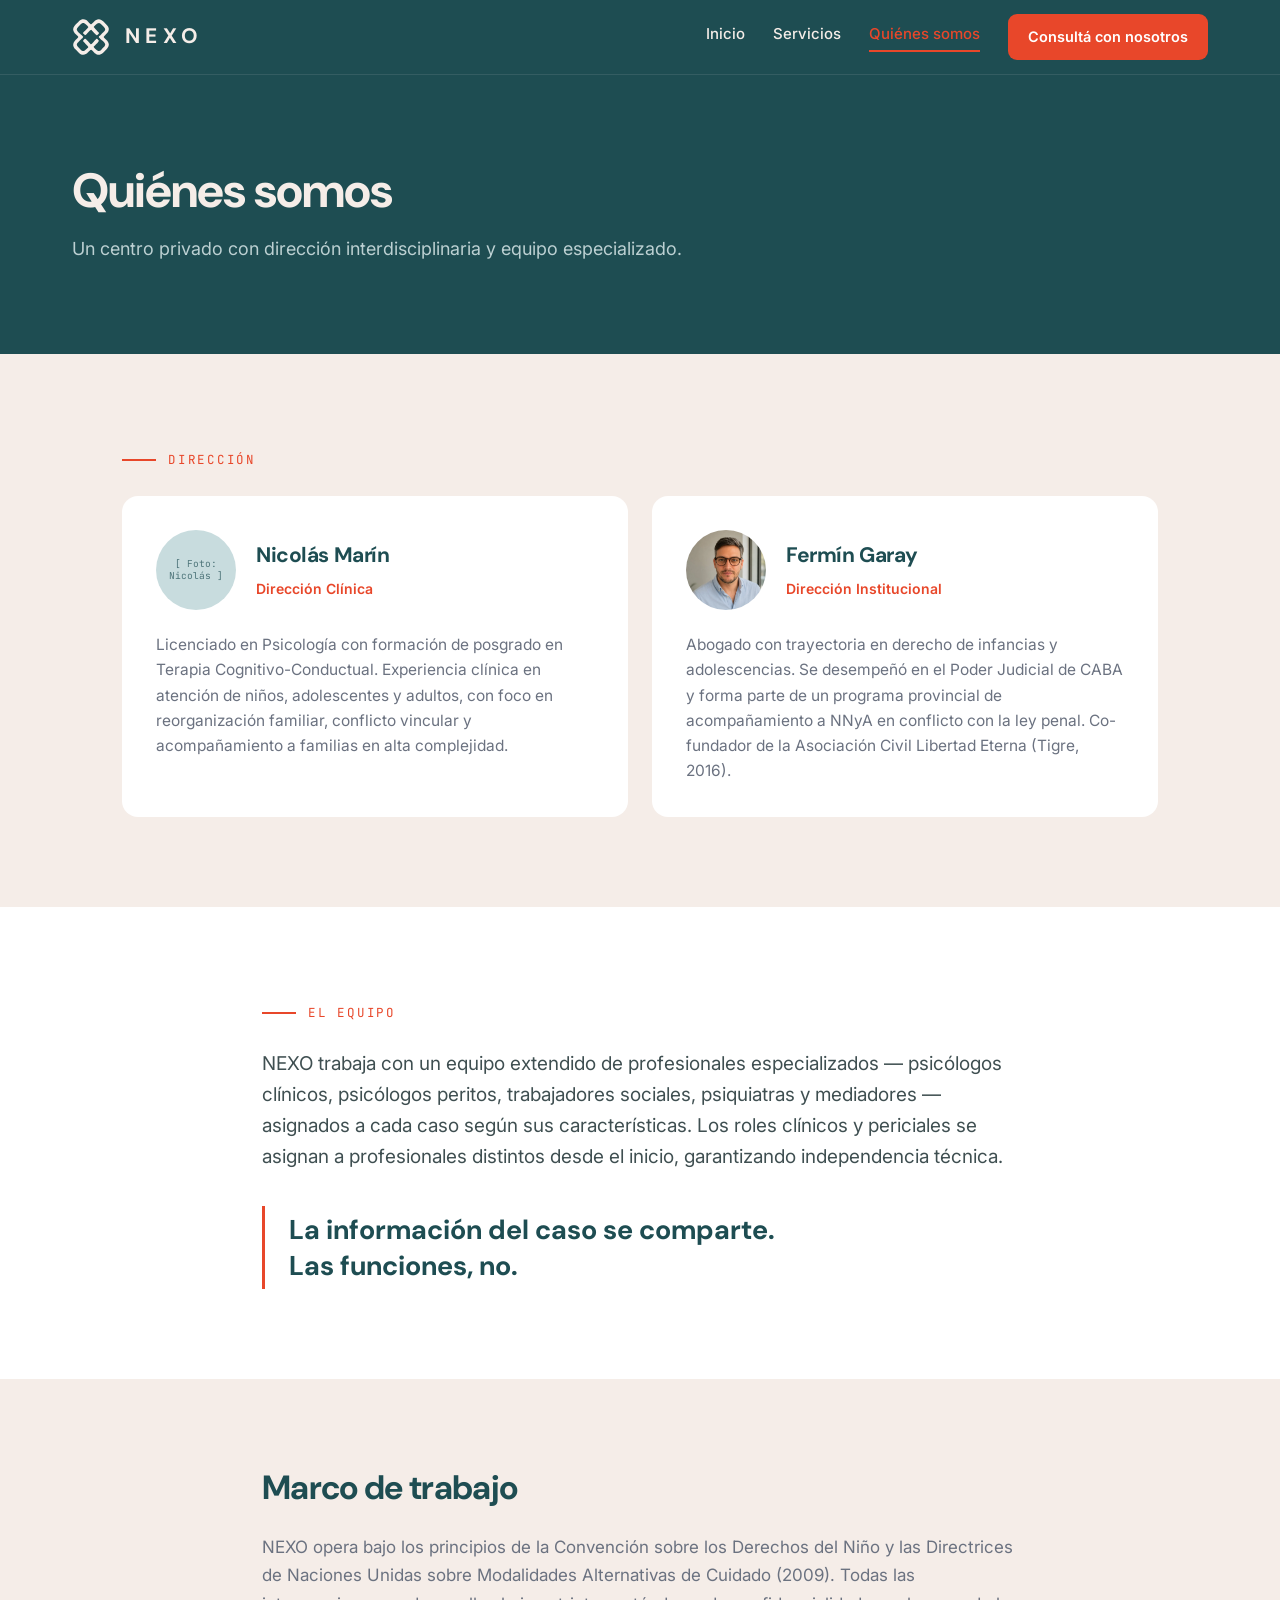
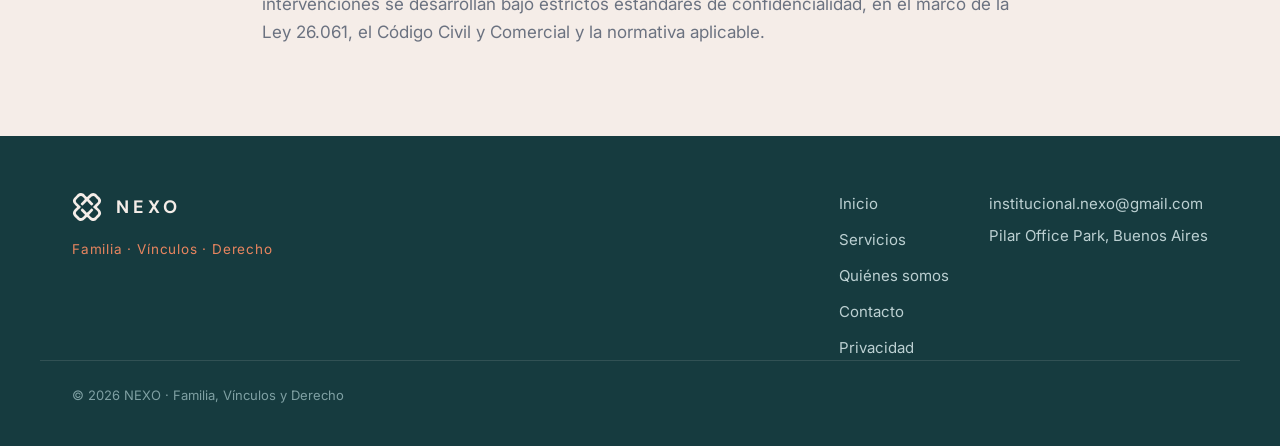
<file: quienes-somos.html>
<!DOCTYPE html>
<html lang="es">
<head>
  <meta charset="UTF-8">
  <meta name="viewport" content="width=device-width, initial-scale=1.0">
  <title>Qui&eacute;nes somos &middot; NEXO</title>
  <meta name="description" content="Dirección clínica e institucional y equipo interdisciplinario de NEXO.">
  <meta property="og:type" content="website">
  <meta property="og:site_name" content="NEXO">
  <meta property="og:title" content="Qui&eacute;nes somos &middot; NEXO">
  <meta property="og:description" content="Dirección clínica e institucional y equipo interdisciplinario de NEXO.">
  <meta property="og:url" content="https://fenicegroup.github.io/nexo-web/quienes-somos.html">
  <meta property="og:image" content="https://fenicegroup.github.io/nexo-web/og-image.jpg">
  <meta property="og:image:width" content="1200">
  <meta property="og:image:height" content="630">
  <meta name="twitter:card" content="summary_large_image">
  <link rel="preconnect" href="https://fonts.googleapis.com">
  <link rel="preconnect" href="https://fonts.gstatic.com" crossorigin>
  <link href="https://fonts.googleapis.com/css2?family=DM+Sans:wght@500;700&family=Inter:wght@400;500;600;700&family=JetBrains+Mono:wght@400;500&display=swap" rel="stylesheet">
  <link rel="stylesheet" href="styles.css">
  <link rel="icon" type="image/svg+xml" href="favicon.svg">
</head>
<body>
  <!-- ===== Navbar (sticky) ===== -->
  <header class="site-header">
    <div class="container nav">
      <a class="brand" href="index.html" aria-label="NEXO - Inicio">
        <svg class="logo-mark" width="38" height="38" viewBox="0 0 100 100" aria-hidden="true"><path fill-rule="evenodd" d="M 38.67,6.21 C 40.01,7.36 41.23,8.61 42.44,9.89 C 44.39,11.91 46.33,13.89 48.47,15.71 C 48.77,16.01 49.08,16.31 49.39,16.63 C 51.39,16.23 51.97,15.33 53.37,13.87 C 53.74,13.54 54.12,13.22 54.51,12.89 C 55.9,11.65 57.16,10.34 58.44,8.99 C 61.87,5.53 65.34,3.3 70.3,3.06 C 75.54,3.3 79.19,5.64 82.76,9.28 C 83.18,9.74 83.59,10.21 84.02,10.69 C 86,12.87 88.09,14.91 90.2,16.96 C 93.67,20.38 96.66,24.22 96.96,29.26 C 96.6,36.65 92.13,40.76 87.07,45.59 C 86.64,46.01 86.21,46.43 85.76,46.87 C 85.36,47.25 84.96,47.63 84.55,48.02 C 83.68,49.08 83.68,49.08 83.68,50.92 C 84.57,51.99 84.57,51.99 85.82,53.16 C 86.26,53.59 86.71,54.02 87.17,54.46 C 88.11,55.36 89.06,56.25 90,57.14 C 94,61 96.58,64.76 97,70.46 C 96.52,77.3 91.61,81.63 87.01,86.17 C 85.01,88.14 83.07,90.13 81.23,92.25 C 77.21,95.75 73.69,97.1 68.37,96.85 C 63.8,95.88 60.68,93.41 57.56,90.11 C 55.61,88.09 53.67,86.11 51.53,84.29 C 51.23,83.99 50.92,83.69 50.61,83.37 C 48.61,83.77 48.03,84.67 46.63,86.13 C 46.44,86.29 46.44,86.29 45.49,87.11 C 44.1,88.35 42.84,89.66 41.56,91.01 C 38.13,94.47 34.66,96.7 29.7,96.94 C 24.46,96.7 20.81,94.36 17.24,90.72 C 16.82,90.26 16.41,89.79 15.98,89.31 C 14,87.13 11.91,85.09 9.8,83.04 C 6.33,79.62 3.34,75.78 3.04,70.74 C 3.4,63.35 7.87,59.24 12.93,54.41 C 13.14,54.2 13.14,54.2 14.24,53.13 C 14.64,52.75 15.04,52.37 15.45,51.98 C 16.32,50.92 16.32,50.92 16.32,49.08 C 15.43,48.01 15.43,48.01 14.18,46.84 C 13.74,46.41 13.29,45.98 12.83,45.54 C 11.89,44.64 10.94,43.75 10,42.86 C 6,39 3.42,35.24 3,29.54 C 3.48,22.7 8.39,18.37 12.99,13.83 C 14.99,11.86 16.93,9.87 18.77,7.75 C 24.97,2.35 31.69,1.73 38.67,6.21 M 22.75,16.63 C 22.44,16.99 22.12,17.35 21.8,17.73 C 20.04,19.71 18.14,21.53 16.24,23.37 C 13.89,25.69 12.73,27.37 12.64,30.71 C 13.44,34.79 17.42,37.9 20.45,40.51 C 22.3,42.15 24.07,43.87 25.83,45.6 C 26.19,45.94 26.54,46.28 26.91,46.64 C 27.8,47.52 28.65,48.45 29.49,49.39 C 29.12,51.24 28.55,51.69 27.23,53 C 26.82,53.4 26.42,53.8 26.01,54.21 C 25.58,54.63 25.16,55.04 24.72,55.47 C 24.3,55.89 23.89,56.3 23.46,56.73 C 21.53,58.63 19.59,60.47 17.54,62.25 C 14.8,64.84 13.18,66.46 12.64,70.21 C 13.06,73 14.29,74.69 16.27,76.64 C 16.44,76.81 16.44,76.81 17.31,77.67 C 17.67,78.03 18.03,78.38 18.41,78.74 C 22.2,82.48 22.2,82.48 23.65,84.16 C 25.14,85.83 26.43,86.44 28.57,87.05 C 33.33,87.05 35.76,84.09 38.98,80.93 C 39.35,80.57 39.72,80.22 40.1,79.85 C 42.61,77.41 42.61,77.41 42.96,76.03 C 41.8,74.52 40.47,73.24 39.13,71.89 C 37.79,70.55 36.54,69.2 35.3,67.76 C 33.87,66.14 32.44,64.59 30.86,63.11 C 29.49,61.64 29.49,61.64 29.18,59.49 C 30.03,58.36 30.03,58.36 31.21,57.23 C 31.4,57.05 31.4,57.05 32.37,56.1 C 33.47,55.21 33.47,55.21 35,54.9 C 36.95,56.07 38.42,57.63 40.01,59.24 C 40.17,59.4 40.17,59.4 40.95,60.19 C 42.6,61.85 44.19,63.54 45.71,65.31 C 46.33,65.99 46.95,66.66 47.59,67.32 C 47.89,67.64 48.2,67.96 48.51,68.3 C 48.8,68.52 49.09,68.75 49.39,68.98 C 51.41,68.58 52.05,67.68 53.48,66.21 C 53.71,65.98 53.71,65.98 54.83,64.84 C 55.63,64 56.41,63.14 57.18,62.27 C 58.47,60.79 59.82,59.38 61.2,57.98 C 61.69,57.47 62.19,56.95 62.71,56.42 C 64.08,55.21 64.08,55.21 65.92,54.9 C 67.11,55.8 67.11,55.8 68.37,57.04 C 68.83,57.45 69.29,57.85 69.77,58.27 C 70.12,58.67 70.46,59.08 70.82,59.49 C 70.46,62.05 69.86,62.48 68.03,64.22 C 66.32,65.85 64.7,67.49 63.17,69.29 C 61.73,70.92 60.28,72.48 58.73,74 C 57.35,75.41 57.35,75.41 57.04,76.64 C 60.08,80.66 64.34,85.06 68.98,87.05 C 72.86,87.05 74.5,86.09 77.25,83.37 C 77.56,83.01 77.88,82.65 78.2,82.27 C 79.96,80.29 81.86,78.47 83.76,76.63 C 86.11,74.31 87.27,72.63 87.36,69.29 C 86.56,65.21 82.58,62.1 79.55,59.49 C 77.7,57.85 75.93,56.13 74.17,54.4 C 73.81,54.06 73.46,53.72 73.09,53.36 C 72.2,52.48 71.35,51.55 70.51,50.61 C 70.88,48.76 71.45,48.31 72.77,47 C 73.18,46.6 73.58,46.2 73.99,45.79 C 74.42,45.37 74.84,44.96 75.28,44.53 C 75.7,44.11 76.11,43.7 76.54,43.27 C 78.47,41.37 80.41,39.53 82.46,37.75 C 85.2,35.16 86.82,33.54 87.36,29.79 C 86.94,27 85.71,25.31 83.73,23.36 C 83.56,23.19 83.56,23.19 82.69,22.33 C 82.33,21.97 81.97,21.62 81.59,21.26 C 77.8,17.52 77.8,17.52 76.35,15.84 C 74.86,14.17 73.57,13.56 71.43,12.95 C 66.67,12.95 64.24,15.91 61.02,19.07 C 60.65,19.43 60.28,19.78 59.9,20.15 C 57.39,22.59 57.39,22.59 57.04,23.97 C 58.2,25.48 59.53,26.76 60.87,28.11 C 62.21,29.45 63.46,30.8 64.7,32.24 C 66.13,33.86 67.56,35.41 69.14,36.89 C 70.51,38.36 70.51,38.36 70.82,40.51 C 69.97,41.64 69.97,41.64 68.79,42.77 C 68.41,43.14 68.03,43.52 67.63,43.9 C 66.53,44.79 66.53,44.79 65,45.1 C 63.05,43.93 61.58,42.37 59.99,40.76 C 59.68,40.45 59.37,40.13 59.05,39.81 C 57.4,38.15 55.81,36.46 54.29,34.69 C 53.67,34.01 53.05,33.34 52.41,32.68 C 52.11,32.36 51.8,32.04 51.49,31.7 C 51.2,31.48 50.91,31.25 50.61,31.02 C 48.59,31.42 47.95,32.32 46.52,33.79 C 46.07,34.24 45.63,34.69 45.17,35.16 C 44.37,36 43.59,36.86 42.82,37.73 C 41.53,39.21 40.18,40.62 38.8,42.02 C 38.31,42.53 37.81,43.05 37.29,43.58 C 35.92,44.79 35.92,44.79 34.08,45.1 C 32.89,44.2 32.89,44.2 31.63,42.96 C 31.17,42.55 30.71,42.15 30.23,41.73 C 29.88,41.33 29.54,40.92 29.18,40.51 C 29.54,37.95 30.14,37.52 31.97,35.78 C 33.68,34.15 35.3,32.51 36.83,30.71 C 38.27,29.08 39.72,27.52 41.27,26 C 42.65,24.59 42.65,24.59 42.96,23.36 C 39.92,19.34 35.66,14.94 31.02,12.95 C 27.14,12.95 25.5,13.91 22.75,16.63"/></svg>
        <span class="brand-word">NEXO</span>
      </a>
      <nav class="nav-links" aria-label="Principal">
        <a href="index.html">Inicio</a>
        <a href="servicios.html">Servicios</a>
        <a href="quienes-somos.html" class="active" aria-current="page">Qui&eacute;nes somos</a>
        <a class="btn btn-cta" href="contacto.html">Consult&aacute; con nosotros</a>
      </nav>
      <button class="nav-toggle" aria-label="Abrir men&uacute;" aria-expanded="false"><span></span><span></span><span></span></button>
    </div>
    <nav class="mobile-menu" aria-label="M&oacute;vil">
      <a href="index.html">Inicio</a>
      <a href="servicios.html">Servicios</a>
      <a href="quienes-somos.html" class="active" aria-current="page">Qui&eacute;nes somos</a>
      <a class="btn btn-cta" href="contacto.html">Consult&aacute; con nosotros</a>
    </nav>
  </header>

  <main>
    <section class="page-hero">
      <div class="container">
        <h1>Qui&eacute;nes somos</h1>
        <p>Un centro privado con direcci&oacute;n interdisciplinaria y equipo especializado.</p>
      </div>
    </section>

    <!-- Dirección -->
    <section class="section section--crema">
      <div class="container narrow">
        <span class="eyebrow">Direcci&oacute;n</span>
        <div class="dir-grid">
          <article class="dir-card">
            <div class="dir-head">
              <div class="dir-photo">[ Foto:<br>Nicol&aacute;s ]</div>
              <div><h3>Nicol&aacute;s Mar&iacute;n</h3><span class="dir-role">Direcci&oacute;n Cl&iacute;nica</span></div>
            </div>
            <p class="bio">Licenciado en Psicolog&iacute;a con formaci&oacute;n de posgrado en Terapia Cognitivo-Conductual. Experiencia cl&iacute;nica en atenci&oacute;n de ni&ntilde;os, adolescentes y adultos, con foco en reorganizaci&oacute;n familiar, conflicto vincular y acompa&ntilde;amiento a familias en alta complejidad.</p>
          </article>
          <article class="dir-card">
            <div class="dir-head">
              <div class="dir-photo"><img src="fermin.webp" alt="Ferm&iacute;n Garay, Direcci&oacute;n Institucional de NEXO"></div>
              <div><h3>Ferm&iacute;n Garay</h3><span class="dir-role">Direcci&oacute;n Institucional</span></div>
            </div>
            <p class="bio">Abogado con trayectoria en derecho de infancias y adolescencias. Se desempe&ntilde;&oacute; en el Poder Judicial de CABA y forma parte de un programa provincial de acompa&ntilde;amiento a NNyA en conflicto con la ley penal. Co-fundador de la Asociaci&oacute;n Civil Libertad Eterna (Tigre, 2016).</p>
          </article>
        </div>
      </div>
    </section>

    <!-- El equipo -->
    <section class="section section--blanco">
      <div class="container equipo">
        <span class="eyebrow">El equipo</span>
        <p class="lead">NEXO trabaja con un equipo extendido de profesionales especializados &mdash; psic&oacute;logos cl&iacute;nicos, psic&oacute;logos peritos, trabajadores sociales, psiquiatras y mediadores &mdash; asignados a cada caso seg&uacute;n sus caracter&iacute;sticas. Los roles cl&iacute;nicos y periciales se asignan a profesionales distintos desde el inicio, garantizando independencia t&eacute;cnica.</p>
        <div class="pullquote"><p>La informaci&oacute;n del caso se comparte.<br>Las funciones, no.</p></div>
      </div>
    </section>

    <!-- Marco de trabajo -->
    <section class="section section--crema">
      <div class="container marco">
        <h2>Marco de trabajo</h2>
        <p>NEXO opera bajo los principios de la Convenci&oacute;n sobre los Derechos del Ni&ntilde;o y las Directrices de Naciones Unidas sobre Modalidades Alternativas de Cuidado (2009). Todas las intervenciones se desarrollan bajo estrictos est&aacute;ndares de confidencialidad, en el marco de la Ley 26.061, el C&oacute;digo Civil y Comercial y la normativa aplicable.</p>
      </div>
    </section>
  </main>

  <!-- ===== Footer ===== -->
  <footer class="site-footer">
    <div class="container footer-grid">
      <div class="footer-brand">
        <div class="footer-logo"><svg class="logo-mark" width="30" height="30" viewBox="0 0 100 100" aria-hidden="true"><path fill-rule="evenodd" d="M 38.67,6.21 C 40.01,7.36 41.23,8.61 42.44,9.89 C 44.39,11.91 46.33,13.89 48.47,15.71 C 48.77,16.01 49.08,16.31 49.39,16.63 C 51.39,16.23 51.97,15.33 53.37,13.87 C 53.74,13.54 54.12,13.22 54.51,12.89 C 55.9,11.65 57.16,10.34 58.44,8.99 C 61.87,5.53 65.34,3.3 70.3,3.06 C 75.54,3.3 79.19,5.64 82.76,9.28 C 83.18,9.74 83.59,10.21 84.02,10.69 C 86,12.87 88.09,14.91 90.2,16.96 C 93.67,20.38 96.66,24.22 96.96,29.26 C 96.6,36.65 92.13,40.76 87.07,45.59 C 86.64,46.01 86.21,46.43 85.76,46.87 C 85.36,47.25 84.96,47.63 84.55,48.02 C 83.68,49.08 83.68,49.08 83.68,50.92 C 84.57,51.99 84.57,51.99 85.82,53.16 C 86.26,53.59 86.71,54.02 87.17,54.46 C 88.11,55.36 89.06,56.25 90,57.14 C 94,61 96.58,64.76 97,70.46 C 96.52,77.3 91.61,81.63 87.01,86.17 C 85.01,88.14 83.07,90.13 81.23,92.25 C 77.21,95.75 73.69,97.1 68.37,96.85 C 63.8,95.88 60.68,93.41 57.56,90.11 C 55.61,88.09 53.67,86.11 51.53,84.29 C 51.23,83.99 50.92,83.69 50.61,83.37 C 48.61,83.77 48.03,84.67 46.63,86.13 C 46.44,86.29 46.44,86.29 45.49,87.11 C 44.1,88.35 42.84,89.66 41.56,91.01 C 38.13,94.47 34.66,96.7 29.7,96.94 C 24.46,96.7 20.81,94.36 17.24,90.72 C 16.82,90.26 16.41,89.79 15.98,89.31 C 14,87.13 11.91,85.09 9.8,83.04 C 6.33,79.62 3.34,75.78 3.04,70.74 C 3.4,63.35 7.87,59.24 12.93,54.41 C 13.14,54.2 13.14,54.2 14.24,53.13 C 14.64,52.75 15.04,52.37 15.45,51.98 C 16.32,50.92 16.32,50.92 16.32,49.08 C 15.43,48.01 15.43,48.01 14.18,46.84 C 13.74,46.41 13.29,45.98 12.83,45.54 C 11.89,44.64 10.94,43.75 10,42.86 C 6,39 3.42,35.24 3,29.54 C 3.48,22.7 8.39,18.37 12.99,13.83 C 14.99,11.86 16.93,9.87 18.77,7.75 C 24.97,2.35 31.69,1.73 38.67,6.21 M 22.75,16.63 C 22.44,16.99 22.12,17.35 21.8,17.73 C 20.04,19.71 18.14,21.53 16.24,23.37 C 13.89,25.69 12.73,27.37 12.64,30.71 C 13.44,34.79 17.42,37.9 20.45,40.51 C 22.3,42.15 24.07,43.87 25.83,45.6 C 26.19,45.94 26.54,46.28 26.91,46.64 C 27.8,47.52 28.65,48.45 29.49,49.39 C 29.12,51.24 28.55,51.69 27.23,53 C 26.82,53.4 26.42,53.8 26.01,54.21 C 25.58,54.63 25.16,55.04 24.72,55.47 C 24.3,55.89 23.89,56.3 23.46,56.73 C 21.53,58.63 19.59,60.47 17.54,62.25 C 14.8,64.84 13.18,66.46 12.64,70.21 C 13.06,73 14.29,74.69 16.27,76.64 C 16.44,76.81 16.44,76.81 17.31,77.67 C 17.67,78.03 18.03,78.38 18.41,78.74 C 22.2,82.48 22.2,82.48 23.65,84.16 C 25.14,85.83 26.43,86.44 28.57,87.05 C 33.33,87.05 35.76,84.09 38.98,80.93 C 39.35,80.57 39.72,80.22 40.1,79.85 C 42.61,77.41 42.61,77.41 42.96,76.03 C 41.8,74.52 40.47,73.24 39.13,71.89 C 37.79,70.55 36.54,69.2 35.3,67.76 C 33.87,66.14 32.44,64.59 30.86,63.11 C 29.49,61.64 29.49,61.64 29.18,59.49 C 30.03,58.36 30.03,58.36 31.21,57.23 C 31.4,57.05 31.4,57.05 32.37,56.1 C 33.47,55.21 33.47,55.21 35,54.9 C 36.95,56.07 38.42,57.63 40.01,59.24 C 40.17,59.4 40.17,59.4 40.95,60.19 C 42.6,61.85 44.19,63.54 45.71,65.31 C 46.33,65.99 46.95,66.66 47.59,67.32 C 47.89,67.64 48.2,67.96 48.51,68.3 C 48.8,68.52 49.09,68.75 49.39,68.98 C 51.41,68.58 52.05,67.68 53.48,66.21 C 53.71,65.98 53.71,65.98 54.83,64.84 C 55.63,64 56.41,63.14 57.18,62.27 C 58.47,60.79 59.82,59.38 61.2,57.98 C 61.69,57.47 62.19,56.95 62.71,56.42 C 64.08,55.21 64.08,55.21 65.92,54.9 C 67.11,55.8 67.11,55.8 68.37,57.04 C 68.83,57.45 69.29,57.85 69.77,58.27 C 70.12,58.67 70.46,59.08 70.82,59.49 C 70.46,62.05 69.86,62.48 68.03,64.22 C 66.32,65.85 64.7,67.49 63.17,69.29 C 61.73,70.92 60.28,72.48 58.73,74 C 57.35,75.41 57.35,75.41 57.04,76.64 C 60.08,80.66 64.34,85.06 68.98,87.05 C 72.86,87.05 74.5,86.09 77.25,83.37 C 77.56,83.01 77.88,82.65 78.2,82.27 C 79.96,80.29 81.86,78.47 83.76,76.63 C 86.11,74.31 87.27,72.63 87.36,69.29 C 86.56,65.21 82.58,62.1 79.55,59.49 C 77.7,57.85 75.93,56.13 74.17,54.4 C 73.81,54.06 73.46,53.72 73.09,53.36 C 72.2,52.48 71.35,51.55 70.51,50.61 C 70.88,48.76 71.45,48.31 72.77,47 C 73.18,46.6 73.58,46.2 73.99,45.79 C 74.42,45.37 74.84,44.96 75.28,44.53 C 75.7,44.11 76.11,43.7 76.54,43.27 C 78.47,41.37 80.41,39.53 82.46,37.75 C 85.2,35.16 86.82,33.54 87.36,29.79 C 86.94,27 85.71,25.31 83.73,23.36 C 83.56,23.19 83.56,23.19 82.69,22.33 C 82.33,21.97 81.97,21.62 81.59,21.26 C 77.8,17.52 77.8,17.52 76.35,15.84 C 74.86,14.17 73.57,13.56 71.43,12.95 C 66.67,12.95 64.24,15.91 61.02,19.07 C 60.65,19.43 60.28,19.78 59.9,20.15 C 57.39,22.59 57.39,22.59 57.04,23.97 C 58.2,25.48 59.53,26.76 60.87,28.11 C 62.21,29.45 63.46,30.8 64.7,32.24 C 66.13,33.86 67.56,35.41 69.14,36.89 C 70.51,38.36 70.51,38.36 70.82,40.51 C 69.97,41.64 69.97,41.64 68.79,42.77 C 68.41,43.14 68.03,43.52 67.63,43.9 C 66.53,44.79 66.53,44.79 65,45.1 C 63.05,43.93 61.58,42.37 59.99,40.76 C 59.68,40.45 59.37,40.13 59.05,39.81 C 57.4,38.15 55.81,36.46 54.29,34.69 C 53.67,34.01 53.05,33.34 52.41,32.68 C 52.11,32.36 51.8,32.04 51.49,31.7 C 51.2,31.48 50.91,31.25 50.61,31.02 C 48.59,31.42 47.95,32.32 46.52,33.79 C 46.07,34.24 45.63,34.69 45.17,35.16 C 44.37,36 43.59,36.86 42.82,37.73 C 41.53,39.21 40.18,40.62 38.8,42.02 C 38.31,42.53 37.81,43.05 37.29,43.58 C 35.92,44.79 35.92,44.79 34.08,45.1 C 32.89,44.2 32.89,44.2 31.63,42.96 C 31.17,42.55 30.71,42.15 30.23,41.73 C 29.88,41.33 29.54,40.92 29.18,40.51 C 29.54,37.95 30.14,37.52 31.97,35.78 C 33.68,34.15 35.3,32.51 36.83,30.71 C 38.27,29.08 39.72,27.52 41.27,26 C 42.65,24.59 42.65,24.59 42.96,23.36 C 39.92,19.34 35.66,14.94 31.02,12.95 C 27.14,12.95 25.5,13.91 22.75,16.63"/></svg><span class="brand-word">NEXO</span></div>
        <span class="footer-tag">Familia &middot; V&iacute;nculos &middot; Derecho</span>
      </div>
      <nav class="footer-nav" aria-label="Pie">
        <a href="index.html">Inicio</a>
        <a href="servicios.html">Servicios</a>
        <a href="quienes-somos.html">Qui&eacute;nes somos</a>
        <a href="contacto.html">Contacto</a>
        <a href="privacidad.html">Privacidad</a>
      </nav>
      <div class="footer-contact">
        <a href="mailto:institucional.nexo@gmail.com">institucional.nexo@gmail.com</a>
        <span>Pilar Office Park, Buenos Aires</span>
      </div>
    </div>
    <div class="container footer-base"><p>&copy; 2026 NEXO &middot; Familia, V&iacute;nculos y Derecho</p></div>
  </footer>

  <script>
    /* Men\u00fa m\u00f3vil */
    (function () {
      var t = document.querySelector('.nav-toggle');
      var m = document.querySelector('.mobile-menu');
      if (t && m) t.addEventListener('click', function () {
        var open = m.classList.toggle('open');
        t.classList.toggle('active', open);
        t.setAttribute('aria-expanded', open ? 'true' : 'false');
      });
    })();
  </script>
</body>
</html>
</file>
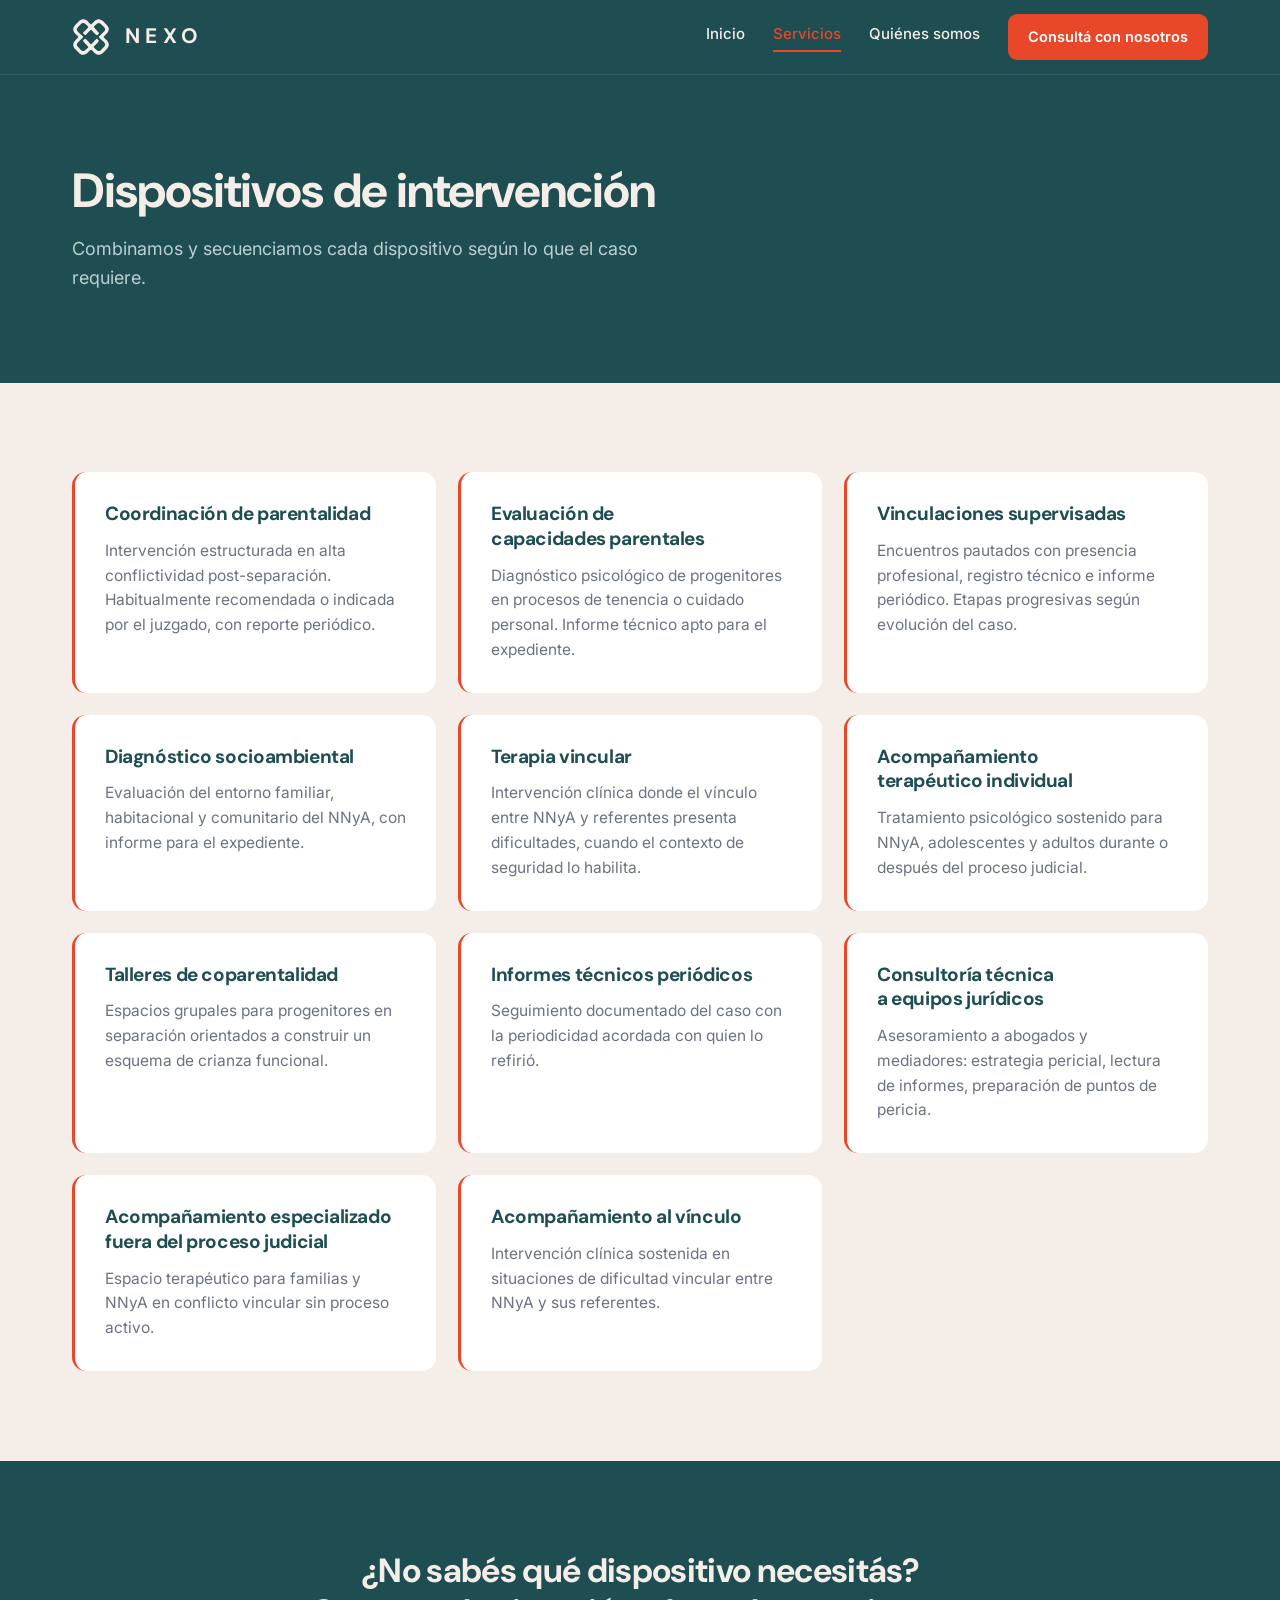
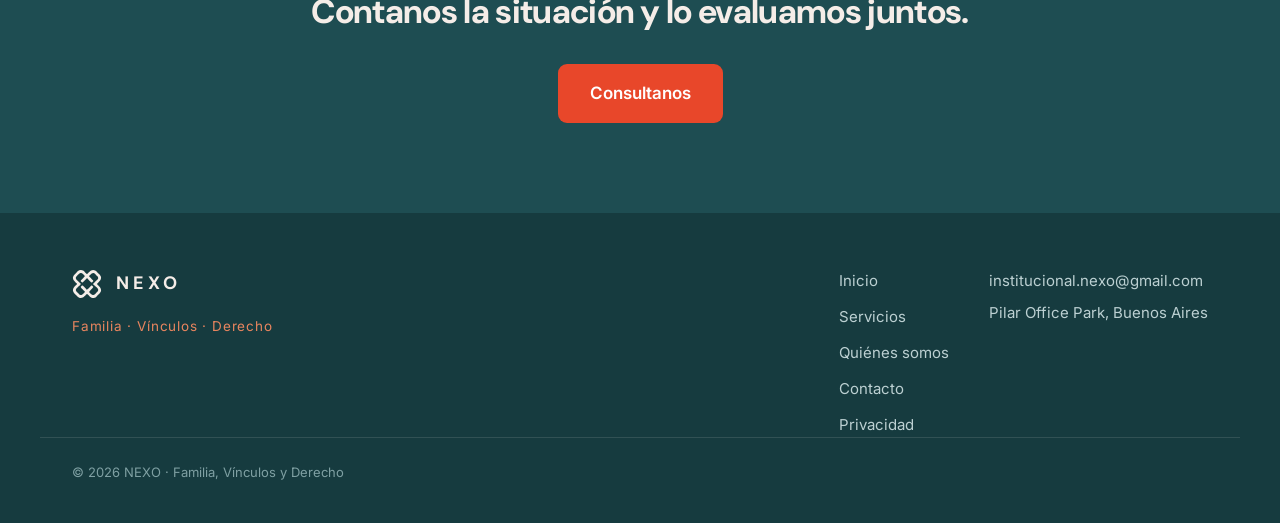
<file: servicios.html>
<!DOCTYPE html>
<html lang="es">
<head>
  <meta charset="UTF-8">
  <meta name="viewport" content="width=device-width, initial-scale=1.0">
  <title>Servicios &middot; NEXO</title>
  <meta name="description" content="Dispositivos de intervención de NEXO: coordinación de parentalidad, evaluaciones, terapia vincular y más.">
  <meta property="og:type" content="website">
  <meta property="og:site_name" content="NEXO">
  <meta property="og:title" content="Servicios &middot; NEXO">
  <meta property="og:description" content="Dispositivos de intervención de NEXO: coordinación de parentalidad, evaluaciones, terapia vincular y más.">
  <meta property="og:url" content="https://fenicegroup.github.io/nexo-web/servicios.html">
  <meta property="og:image" content="https://fenicegroup.github.io/nexo-web/og-image.jpg">
  <meta property="og:image:width" content="1200">
  <meta property="og:image:height" content="630">
  <meta name="twitter:card" content="summary_large_image">
  <link rel="preconnect" href="https://fonts.googleapis.com">
  <link rel="preconnect" href="https://fonts.gstatic.com" crossorigin>
  <link href="https://fonts.googleapis.com/css2?family=DM+Sans:wght@500;700&family=Inter:wght@400;500;600;700&family=JetBrains+Mono:wght@400;500&display=swap" rel="stylesheet">
  <link rel="stylesheet" href="styles.css">
  <link rel="icon" type="image/svg+xml" href="favicon.svg">
</head>
<body>
  <!-- ===== Navbar (sticky) ===== -->
  <header class="site-header">
    <div class="container nav">
      <a class="brand" href="index.html" aria-label="NEXO - Inicio">
        <svg class="logo-mark" width="38" height="38" viewBox="0 0 100 100" aria-hidden="true"><path fill-rule="evenodd" d="M 38.67,6.21 C 40.01,7.36 41.23,8.61 42.44,9.89 C 44.39,11.91 46.33,13.89 48.47,15.71 C 48.77,16.01 49.08,16.31 49.39,16.63 C 51.39,16.23 51.97,15.33 53.37,13.87 C 53.74,13.54 54.12,13.22 54.51,12.89 C 55.9,11.65 57.16,10.34 58.44,8.99 C 61.87,5.53 65.34,3.3 70.3,3.06 C 75.54,3.3 79.19,5.64 82.76,9.28 C 83.18,9.74 83.59,10.21 84.02,10.69 C 86,12.87 88.09,14.91 90.2,16.96 C 93.67,20.38 96.66,24.22 96.96,29.26 C 96.6,36.65 92.13,40.76 87.07,45.59 C 86.64,46.01 86.21,46.43 85.76,46.87 C 85.36,47.25 84.96,47.63 84.55,48.02 C 83.68,49.08 83.68,49.08 83.68,50.92 C 84.57,51.99 84.57,51.99 85.82,53.16 C 86.26,53.59 86.71,54.02 87.17,54.46 C 88.11,55.36 89.06,56.25 90,57.14 C 94,61 96.58,64.76 97,70.46 C 96.52,77.3 91.61,81.63 87.01,86.17 C 85.01,88.14 83.07,90.13 81.23,92.25 C 77.21,95.75 73.69,97.1 68.37,96.85 C 63.8,95.88 60.68,93.41 57.56,90.11 C 55.61,88.09 53.67,86.11 51.53,84.29 C 51.23,83.99 50.92,83.69 50.61,83.37 C 48.61,83.77 48.03,84.67 46.63,86.13 C 46.44,86.29 46.44,86.29 45.49,87.11 C 44.1,88.35 42.84,89.66 41.56,91.01 C 38.13,94.47 34.66,96.7 29.7,96.94 C 24.46,96.7 20.81,94.36 17.24,90.72 C 16.82,90.26 16.41,89.79 15.98,89.31 C 14,87.13 11.91,85.09 9.8,83.04 C 6.33,79.62 3.34,75.78 3.04,70.74 C 3.4,63.35 7.87,59.24 12.93,54.41 C 13.14,54.2 13.14,54.2 14.24,53.13 C 14.64,52.75 15.04,52.37 15.45,51.98 C 16.32,50.92 16.32,50.92 16.32,49.08 C 15.43,48.01 15.43,48.01 14.18,46.84 C 13.74,46.41 13.29,45.98 12.83,45.54 C 11.89,44.64 10.94,43.75 10,42.86 C 6,39 3.42,35.24 3,29.54 C 3.48,22.7 8.39,18.37 12.99,13.83 C 14.99,11.86 16.93,9.87 18.77,7.75 C 24.97,2.35 31.69,1.73 38.67,6.21 M 22.75,16.63 C 22.44,16.99 22.12,17.35 21.8,17.73 C 20.04,19.71 18.14,21.53 16.24,23.37 C 13.89,25.69 12.73,27.37 12.64,30.71 C 13.44,34.79 17.42,37.9 20.45,40.51 C 22.3,42.15 24.07,43.87 25.83,45.6 C 26.19,45.94 26.54,46.28 26.91,46.64 C 27.8,47.52 28.65,48.45 29.49,49.39 C 29.12,51.24 28.55,51.69 27.23,53 C 26.82,53.4 26.42,53.8 26.01,54.21 C 25.58,54.63 25.16,55.04 24.72,55.47 C 24.3,55.89 23.89,56.3 23.46,56.73 C 21.53,58.63 19.59,60.47 17.54,62.25 C 14.8,64.84 13.18,66.46 12.64,70.21 C 13.06,73 14.29,74.69 16.27,76.64 C 16.44,76.81 16.44,76.81 17.31,77.67 C 17.67,78.03 18.03,78.38 18.41,78.74 C 22.2,82.48 22.2,82.48 23.65,84.16 C 25.14,85.83 26.43,86.44 28.57,87.05 C 33.33,87.05 35.76,84.09 38.98,80.93 C 39.35,80.57 39.72,80.22 40.1,79.85 C 42.61,77.41 42.61,77.41 42.96,76.03 C 41.8,74.52 40.47,73.24 39.13,71.89 C 37.79,70.55 36.54,69.2 35.3,67.76 C 33.87,66.14 32.44,64.59 30.86,63.11 C 29.49,61.64 29.49,61.64 29.18,59.49 C 30.03,58.36 30.03,58.36 31.21,57.23 C 31.4,57.05 31.4,57.05 32.37,56.1 C 33.47,55.21 33.47,55.21 35,54.9 C 36.95,56.07 38.42,57.63 40.01,59.24 C 40.17,59.4 40.17,59.4 40.95,60.19 C 42.6,61.85 44.19,63.54 45.71,65.31 C 46.33,65.99 46.95,66.66 47.59,67.32 C 47.89,67.64 48.2,67.96 48.51,68.3 C 48.8,68.52 49.09,68.75 49.39,68.98 C 51.41,68.58 52.05,67.68 53.48,66.21 C 53.71,65.98 53.71,65.98 54.83,64.84 C 55.63,64 56.41,63.14 57.18,62.27 C 58.47,60.79 59.82,59.38 61.2,57.98 C 61.69,57.47 62.19,56.95 62.71,56.42 C 64.08,55.21 64.08,55.21 65.92,54.9 C 67.11,55.8 67.11,55.8 68.37,57.04 C 68.83,57.45 69.29,57.85 69.77,58.27 C 70.12,58.67 70.46,59.08 70.82,59.49 C 70.46,62.05 69.86,62.48 68.03,64.22 C 66.32,65.85 64.7,67.49 63.17,69.29 C 61.73,70.92 60.28,72.48 58.73,74 C 57.35,75.41 57.35,75.41 57.04,76.64 C 60.08,80.66 64.34,85.06 68.98,87.05 C 72.86,87.05 74.5,86.09 77.25,83.37 C 77.56,83.01 77.88,82.65 78.2,82.27 C 79.96,80.29 81.86,78.47 83.76,76.63 C 86.11,74.31 87.27,72.63 87.36,69.29 C 86.56,65.21 82.58,62.1 79.55,59.49 C 77.7,57.85 75.93,56.13 74.17,54.4 C 73.81,54.06 73.46,53.72 73.09,53.36 C 72.2,52.48 71.35,51.55 70.51,50.61 C 70.88,48.76 71.45,48.31 72.77,47 C 73.18,46.6 73.58,46.2 73.99,45.79 C 74.42,45.37 74.84,44.96 75.28,44.53 C 75.7,44.11 76.11,43.7 76.54,43.27 C 78.47,41.37 80.41,39.53 82.46,37.75 C 85.2,35.16 86.82,33.54 87.36,29.79 C 86.94,27 85.71,25.31 83.73,23.36 C 83.56,23.19 83.56,23.19 82.69,22.33 C 82.33,21.97 81.97,21.62 81.59,21.26 C 77.8,17.52 77.8,17.52 76.35,15.84 C 74.86,14.17 73.57,13.56 71.43,12.95 C 66.67,12.95 64.24,15.91 61.02,19.07 C 60.65,19.43 60.28,19.78 59.9,20.15 C 57.39,22.59 57.39,22.59 57.04,23.97 C 58.2,25.48 59.53,26.76 60.87,28.11 C 62.21,29.45 63.46,30.8 64.7,32.24 C 66.13,33.86 67.56,35.41 69.14,36.89 C 70.51,38.36 70.51,38.36 70.82,40.51 C 69.97,41.64 69.97,41.64 68.79,42.77 C 68.41,43.14 68.03,43.52 67.63,43.9 C 66.53,44.79 66.53,44.79 65,45.1 C 63.05,43.93 61.58,42.37 59.99,40.76 C 59.68,40.45 59.37,40.13 59.05,39.81 C 57.4,38.15 55.81,36.46 54.29,34.69 C 53.67,34.01 53.05,33.34 52.41,32.68 C 52.11,32.36 51.8,32.04 51.49,31.7 C 51.2,31.48 50.91,31.25 50.61,31.02 C 48.59,31.42 47.95,32.32 46.52,33.79 C 46.07,34.24 45.63,34.69 45.17,35.16 C 44.37,36 43.59,36.86 42.82,37.73 C 41.53,39.21 40.18,40.62 38.8,42.02 C 38.31,42.53 37.81,43.05 37.29,43.58 C 35.92,44.79 35.92,44.79 34.08,45.1 C 32.89,44.2 32.89,44.2 31.63,42.96 C 31.17,42.55 30.71,42.15 30.23,41.73 C 29.88,41.33 29.54,40.92 29.18,40.51 C 29.54,37.95 30.14,37.52 31.97,35.78 C 33.68,34.15 35.3,32.51 36.83,30.71 C 38.27,29.08 39.72,27.52 41.27,26 C 42.65,24.59 42.65,24.59 42.96,23.36 C 39.92,19.34 35.66,14.94 31.02,12.95 C 27.14,12.95 25.5,13.91 22.75,16.63"/></svg>
        <span class="brand-word">NEXO</span>
      </a>
      <nav class="nav-links" aria-label="Principal">
        <a href="index.html">Inicio</a>
        <a href="servicios.html" class="active" aria-current="page">Servicios</a>
        <a href="quienes-somos.html">Qui&eacute;nes somos</a>
        <a class="btn btn-cta" href="contacto.html">Consult&aacute; con nosotros</a>
      </nav>
      <button class="nav-toggle" aria-label="Abrir men&uacute;" aria-expanded="false"><span></span><span></span><span></span></button>
    </div>
    <nav class="mobile-menu" aria-label="M&oacute;vil">
      <a href="index.html">Inicio</a>
      <a href="servicios.html" class="active" aria-current="page">Servicios</a>
      <a href="quienes-somos.html">Qui&eacute;nes somos</a>
      <a class="btn btn-cta" href="contacto.html">Consult&aacute; con nosotros</a>
    </nav>
  </header>

  <main>
    <section class="page-hero">
      <div class="container">
        <h1>Dispositivos de intervenci&oacute;n</h1>
        <p>Combinamos y secuenciamos cada dispositivo seg&uacute;n lo que el caso requiere.</p>
      </div>
    </section>

    <section class="section section--crema">
      <div class="container">
        <div class="grid grid-serv">
          <article class="serv"><h3>Coordinaci&oacute;n de parentalidad</h3><p>Intervenci&oacute;n estructurada en alta conflictividad post-separaci&oacute;n. Habitualmente recomendada o indicada por el juzgado, con reporte peri&oacute;dico.</p></article>
          <article class="serv"><h3>Evaluaci&oacute;n de capacidades parentales</h3><p>Diagn&oacute;stico psicol&oacute;gico de progenitores en procesos de tenencia o cuidado personal. Informe t&eacute;cnico apto para el expediente.</p></article>
          <article class="serv"><h3>Vinculaciones supervisadas</h3><p>Encuentros pautados con presencia profesional, registro t&eacute;cnico e informe peri&oacute;dico. Etapas progresivas seg&uacute;n evoluci&oacute;n del caso.</p></article>
          <article class="serv"><h3>Diagn&oacute;stico socioambiental</h3><p>Evaluaci&oacute;n del entorno familiar, habitacional y comunitario del NNyA, con informe para el expediente.</p></article>
          <article class="serv"><h3>Terapia vincular</h3><p>Intervenci&oacute;n cl&iacute;nica donde el v&iacute;nculo entre NNyA y referentes presenta dificultades, cuando el contexto de seguridad lo habilita.</p></article>
          <article class="serv"><h3>Acompa&ntilde;amiento terap&eacute;utico individual</h3><p>Tratamiento psicol&oacute;gico sostenido para NNyA, adolescentes y adultos durante o despu&eacute;s del proceso judicial.</p></article>
          <article class="serv"><h3>Talleres de coparentalidad</h3><p>Espacios grupales para progenitores en separaci&oacute;n orientados a construir un esquema de crianza funcional.</p></article>
          <article class="serv"><h3>Informes t&eacute;cnicos peri&oacute;dicos</h3><p>Seguimiento documentado del caso con la periodicidad acordada con quien lo refiri&oacute;.</p></article>
          <article class="serv"><h3>Consultor&iacute;a t&eacute;cnica a equipos jur&iacute;dicos</h3><p>Asesoramiento a abogados y mediadores: estrategia pericial, lectura de informes, preparaci&oacute;n de puntos de pericia.</p></article>
          <article class="serv"><h3>Acompa&ntilde;amiento especializado fuera del proceso judicial</h3><p>Espacio terap&eacute;utico para familias y NNyA en conflicto vincular sin proceso activo.</p></article>
          <article class="serv"><h3>Acompa&ntilde;amiento al v&iacute;nculo</h3><p>Intervenci&oacute;n cl&iacute;nica sostenida en situaciones de dificultad vincular entre NNyA y sus referentes.</p></article>
        </div>
      </div>
    </section>

    <section class="section section--petroleo cta cta--sm">
      <div class="container cta-inner">
        <h2>&iquest;No sab&eacute;s qu&eacute; dispositivo necesit&aacute;s? Contanos la situaci&oacute;n y lo evaluamos juntos.</h2>
        <a class="btn btn-cta btn-lg" href="contacto.html">Consultanos</a>
      </div>
    </section>
  </main>

  <!-- ===== Footer ===== -->
  <footer class="site-footer">
    <div class="container footer-grid">
      <div class="footer-brand">
        <div class="footer-logo"><svg class="logo-mark" width="30" height="30" viewBox="0 0 100 100" aria-hidden="true"><path fill-rule="evenodd" d="M 38.67,6.21 C 40.01,7.36 41.23,8.61 42.44,9.89 C 44.39,11.91 46.33,13.89 48.47,15.71 C 48.77,16.01 49.08,16.31 49.39,16.63 C 51.39,16.23 51.97,15.33 53.37,13.87 C 53.74,13.54 54.12,13.22 54.51,12.89 C 55.9,11.65 57.16,10.34 58.44,8.99 C 61.87,5.53 65.34,3.3 70.3,3.06 C 75.54,3.3 79.19,5.64 82.76,9.28 C 83.18,9.74 83.59,10.21 84.02,10.69 C 86,12.87 88.09,14.91 90.2,16.96 C 93.67,20.38 96.66,24.22 96.96,29.26 C 96.6,36.65 92.13,40.76 87.07,45.59 C 86.64,46.01 86.21,46.43 85.76,46.87 C 85.36,47.25 84.96,47.63 84.55,48.02 C 83.68,49.08 83.68,49.08 83.68,50.92 C 84.57,51.99 84.57,51.99 85.82,53.16 C 86.26,53.59 86.71,54.02 87.17,54.46 C 88.11,55.36 89.06,56.25 90,57.14 C 94,61 96.58,64.76 97,70.46 C 96.52,77.3 91.61,81.63 87.01,86.17 C 85.01,88.14 83.07,90.13 81.23,92.25 C 77.21,95.75 73.69,97.1 68.37,96.85 C 63.8,95.88 60.68,93.41 57.56,90.11 C 55.61,88.09 53.67,86.11 51.53,84.29 C 51.23,83.99 50.92,83.69 50.61,83.37 C 48.61,83.77 48.03,84.67 46.63,86.13 C 46.44,86.29 46.44,86.29 45.49,87.11 C 44.1,88.35 42.84,89.66 41.56,91.01 C 38.13,94.47 34.66,96.7 29.7,96.94 C 24.46,96.7 20.81,94.36 17.24,90.72 C 16.82,90.26 16.41,89.79 15.98,89.31 C 14,87.13 11.91,85.09 9.8,83.04 C 6.33,79.62 3.34,75.78 3.04,70.74 C 3.4,63.35 7.87,59.24 12.93,54.41 C 13.14,54.2 13.14,54.2 14.24,53.13 C 14.64,52.75 15.04,52.37 15.45,51.98 C 16.32,50.92 16.32,50.92 16.32,49.08 C 15.43,48.01 15.43,48.01 14.18,46.84 C 13.74,46.41 13.29,45.98 12.83,45.54 C 11.89,44.64 10.94,43.75 10,42.86 C 6,39 3.42,35.24 3,29.54 C 3.48,22.7 8.39,18.37 12.99,13.83 C 14.99,11.86 16.93,9.87 18.77,7.75 C 24.97,2.35 31.69,1.73 38.67,6.21 M 22.75,16.63 C 22.44,16.99 22.12,17.35 21.8,17.73 C 20.04,19.71 18.14,21.53 16.24,23.37 C 13.89,25.69 12.73,27.37 12.64,30.71 C 13.44,34.79 17.42,37.9 20.45,40.51 C 22.3,42.15 24.07,43.87 25.83,45.6 C 26.19,45.94 26.54,46.28 26.91,46.64 C 27.8,47.52 28.65,48.45 29.49,49.39 C 29.12,51.24 28.55,51.69 27.23,53 C 26.82,53.4 26.42,53.8 26.01,54.21 C 25.58,54.63 25.16,55.04 24.72,55.47 C 24.3,55.89 23.89,56.3 23.46,56.73 C 21.53,58.63 19.59,60.47 17.54,62.25 C 14.8,64.84 13.18,66.46 12.64,70.21 C 13.06,73 14.29,74.69 16.27,76.64 C 16.44,76.81 16.44,76.81 17.31,77.67 C 17.67,78.03 18.03,78.38 18.41,78.74 C 22.2,82.48 22.2,82.48 23.65,84.16 C 25.14,85.83 26.43,86.44 28.57,87.05 C 33.33,87.05 35.76,84.09 38.98,80.93 C 39.35,80.57 39.72,80.22 40.1,79.85 C 42.61,77.41 42.61,77.41 42.96,76.03 C 41.8,74.52 40.47,73.24 39.13,71.89 C 37.79,70.55 36.54,69.2 35.3,67.76 C 33.87,66.14 32.44,64.59 30.86,63.11 C 29.49,61.64 29.49,61.64 29.18,59.49 C 30.03,58.36 30.03,58.36 31.21,57.23 C 31.4,57.05 31.4,57.05 32.37,56.1 C 33.47,55.21 33.47,55.21 35,54.9 C 36.95,56.07 38.42,57.63 40.01,59.24 C 40.17,59.4 40.17,59.4 40.95,60.19 C 42.6,61.85 44.19,63.54 45.71,65.31 C 46.33,65.99 46.95,66.66 47.59,67.32 C 47.89,67.64 48.2,67.96 48.51,68.3 C 48.8,68.52 49.09,68.75 49.39,68.98 C 51.41,68.58 52.05,67.68 53.48,66.21 C 53.71,65.98 53.71,65.98 54.83,64.84 C 55.63,64 56.41,63.14 57.18,62.27 C 58.47,60.79 59.82,59.38 61.2,57.98 C 61.69,57.47 62.19,56.95 62.71,56.42 C 64.08,55.21 64.08,55.21 65.92,54.9 C 67.11,55.8 67.11,55.8 68.37,57.04 C 68.83,57.45 69.29,57.85 69.77,58.27 C 70.12,58.67 70.46,59.08 70.82,59.49 C 70.46,62.05 69.86,62.48 68.03,64.22 C 66.32,65.85 64.7,67.49 63.17,69.29 C 61.73,70.92 60.28,72.48 58.73,74 C 57.35,75.41 57.35,75.41 57.04,76.64 C 60.08,80.66 64.34,85.06 68.98,87.05 C 72.86,87.05 74.5,86.09 77.25,83.37 C 77.56,83.01 77.88,82.65 78.2,82.27 C 79.96,80.29 81.86,78.47 83.76,76.63 C 86.11,74.31 87.27,72.63 87.36,69.29 C 86.56,65.21 82.58,62.1 79.55,59.49 C 77.7,57.85 75.93,56.13 74.17,54.4 C 73.81,54.06 73.46,53.72 73.09,53.36 C 72.2,52.48 71.35,51.55 70.51,50.61 C 70.88,48.76 71.45,48.31 72.77,47 C 73.18,46.6 73.58,46.2 73.99,45.79 C 74.42,45.37 74.84,44.96 75.28,44.53 C 75.7,44.11 76.11,43.7 76.54,43.27 C 78.47,41.37 80.41,39.53 82.46,37.75 C 85.2,35.16 86.82,33.54 87.36,29.79 C 86.94,27 85.71,25.31 83.73,23.36 C 83.56,23.19 83.56,23.19 82.69,22.33 C 82.33,21.97 81.97,21.62 81.59,21.26 C 77.8,17.52 77.8,17.52 76.35,15.84 C 74.86,14.17 73.57,13.56 71.43,12.95 C 66.67,12.95 64.24,15.91 61.02,19.07 C 60.65,19.43 60.28,19.78 59.9,20.15 C 57.39,22.59 57.39,22.59 57.04,23.97 C 58.2,25.48 59.53,26.76 60.87,28.11 C 62.21,29.45 63.46,30.8 64.7,32.24 C 66.13,33.86 67.56,35.41 69.14,36.89 C 70.51,38.36 70.51,38.36 70.82,40.51 C 69.97,41.64 69.97,41.64 68.79,42.77 C 68.41,43.14 68.03,43.52 67.63,43.9 C 66.53,44.79 66.53,44.79 65,45.1 C 63.05,43.93 61.58,42.37 59.99,40.76 C 59.68,40.45 59.37,40.13 59.05,39.81 C 57.4,38.15 55.81,36.46 54.29,34.69 C 53.67,34.01 53.05,33.34 52.41,32.68 C 52.11,32.36 51.8,32.04 51.49,31.7 C 51.2,31.48 50.91,31.25 50.61,31.02 C 48.59,31.42 47.95,32.32 46.52,33.79 C 46.07,34.24 45.63,34.69 45.17,35.16 C 44.37,36 43.59,36.86 42.82,37.73 C 41.53,39.21 40.18,40.62 38.8,42.02 C 38.31,42.53 37.81,43.05 37.29,43.58 C 35.92,44.79 35.92,44.79 34.08,45.1 C 32.89,44.2 32.89,44.2 31.63,42.96 C 31.17,42.55 30.71,42.15 30.23,41.73 C 29.88,41.33 29.54,40.92 29.18,40.51 C 29.54,37.95 30.14,37.52 31.97,35.78 C 33.68,34.15 35.3,32.51 36.83,30.71 C 38.27,29.08 39.72,27.52 41.27,26 C 42.65,24.59 42.65,24.59 42.96,23.36 C 39.92,19.34 35.66,14.94 31.02,12.95 C 27.14,12.95 25.5,13.91 22.75,16.63"/></svg><span class="brand-word">NEXO</span></div>
        <span class="footer-tag">Familia &middot; V&iacute;nculos &middot; Derecho</span>
      </div>
      <nav class="footer-nav" aria-label="Pie">
        <a href="index.html">Inicio</a>
        <a href="servicios.html">Servicios</a>
        <a href="quienes-somos.html">Qui&eacute;nes somos</a>
        <a href="contacto.html">Contacto</a>
        <a href="privacidad.html">Privacidad</a>
      </nav>
      <div class="footer-contact">
        <a href="mailto:institucional.nexo@gmail.com">institucional.nexo@gmail.com</a>
        <span>Pilar Office Park, Buenos Aires</span>
      </div>
    </div>
    <div class="container footer-base"><p>&copy; 2026 NEXO &middot; Familia, V&iacute;nculos y Derecho</p></div>
  </footer>

  <script>
    /* Men\u00fa m\u00f3vil */
    (function () {
      var t = document.querySelector('.nav-toggle');
      var m = document.querySelector('.mobile-menu');
      if (t && m) t.addEventListener('click', function () {
        var open = m.classList.toggle('open');
        t.classList.toggle('active', open);
        t.setAttribute('aria-expanded', open ? 'true' : 'false');
      });
    })();
  </script>
</body>
</html>
</file>
<file: styles.css>
/* =============================================================
   NEXO  ·  Familia, Vínculos y Derecho
   Hoja de estilos compartida
   ============================================================= */

/* ---------- Variables de marca ---------- */
:root {
  --petroleo:      #1E4D52;  /* principal */
  --petroleo-osc:  #163B3F;  /* footer */
  --petroleo-luz:  #C8DCDE;  /* placeholders de imagen */
  --terracota:     #E8472A;  /* acento / CTA */
  --terracota-osc: #CF3A1F;  /* hover CTA */
  --crema:         #F5EDE8;  /* fondo de secciones */
  --blanco:        #FFFFFF;
  --gris:          #6B7280;  /* texto secundario */
  --gris-claro:    #F3F4F6;  /* fondo alternativo */
  --borde:         #EAE2DC;  /* bordes de cards */
  --texto:         #1E4D52;

  --fuente-titulo: 'DM Sans', system-ui, sans-serif;
  --fuente-cuerpo: 'Inter', system-ui, sans-serif;
  --fuente-mono:   'JetBrains Mono', ui-monospace, monospace;

  --ancho-max: 1200px;
  --radio: 14px;
  --trans: 0.2s ease;
}

/* ---------- Reset ligero ---------- */
*, *::before, *::after { box-sizing: border-box; }
html { scroll-behavior: smooth; }
body {
  margin: 0;
  font-family: var(--fuente-cuerpo);
  color: var(--texto);
  background: var(--blanco);
  line-height: 1.6;
  -webkit-font-smoothing: antialiased;
  overflow-x: hidden;
}
img { max-width: 100%; display: block; }
a { color: inherit; }
::selection { background: var(--terracota); color: #fff; }

h1, h2, h3 { font-family: var(--fuente-titulo); font-weight: 700; letter-spacing: -0.02em; margin: 0; text-wrap: balance; }
p { margin: 0; }

.container { width: 100%; max-width: var(--ancho-max); margin: 0 auto; padding: 0 24px; }

/* ---------- Logo ---------- */
.logo-mark { display: block; fill: var(--crema); }      /* por defecto sobre fondos oscuros */
.logo-mark--dark { fill: var(--petroleo); }

/* ---------- Botones ---------- */
.btn {
  display: inline-block;
  font-family: var(--fuente-cuerpo);
  font-weight: 600;
  text-decoration: none;
  border: none;
  border-radius: 9px;
  cursor: pointer;
  transition: background var(--trans), transform var(--trans);
}
.btn-cta { background: var(--terracota); color: #fff; font-size: 14.5px; padding: 11px 20px; }
.btn-cta:hover { background: var(--terracota-osc); }
.btn-lg { font-size: 17px; padding: 16px 32px; }
.btn-lg:hover { transform: translateY(-2px); }
.btn-xl { font-size: 18px; padding: 18px 44px; border-radius: 10px; }
.btn-xl:hover { transform: translateY(-2px); }

/* =============================================================
   Navbar
   ============================================================= */
.site-header {
  position: sticky; top: 0; z-index: 60;
  background: var(--petroleo);
  border-bottom: 1px solid rgba(245,237,232,0.10);
}
.nav { display: flex; align-items: center; justify-content: space-between; height: 74px; }
.brand { display: flex; align-items: center; gap: 12px; text-decoration: none; }
.brand-word {
  font-family: var(--fuente-titulo); font-weight: 700; font-size: 21px;
  letter-spacing: 0.26em; color: var(--crema); padding-left: 3px;
}
.nav-links { display: none; align-items: center; gap: 28px; }
.nav-links a:not(.btn) {
  font-size: 15px; font-weight: 500; color: var(--crema); text-decoration: none;
  padding-bottom: 4px; border-bottom: 2px solid transparent; transition: color var(--trans);
}
.nav-links a:not(.btn):hover { color: var(--terracota); }
.nav-links a.active { color: var(--terracota); border-bottom-color: var(--terracota); }

.nav-toggle {
  display: flex; flex-direction: column; gap: 5px;
  background: none; border: none; cursor: pointer; padding: 8px;
}
.nav-toggle span { width: 22px; height: 2px; background: var(--crema); border-radius: 2px; transition: var(--trans); }
.nav-toggle.active span:nth-child(1) { transform: translateY(7px) rotate(45deg); }
.nav-toggle.active span:nth-child(2) { opacity: 0; }
.nav-toggle.active span:nth-child(3) { transform: translateY(-7px) rotate(-45deg); }

.mobile-menu {
  display: none; flex-direction: column; gap: 4px;
  padding: 12px 24px 22px; background: var(--petroleo);
  border-top: 1px solid rgba(245,237,232,0.10);
}
.mobile-menu.open { display: flex; }
.mobile-menu a:not(.btn) { font-size: 17px; font-weight: 600; color: var(--crema); text-decoration: none; padding: 8px 0; }
.mobile-menu a.active { color: var(--terracota); }
.mobile-menu .btn { margin-top: 8px; text-align: center; }

/* =============================================================
   Secciones genéricas
   ============================================================= */
.section { padding: clamp(64px, 7vw, 104px) 0; }
.section--blanco  { background: var(--blanco); }
.section--crema   { background: var(--crema); }
.section--gris    { background: var(--gris-claro); }
.section--petroleo{ background: var(--petroleo); color: var(--crema); }

.eyebrow {
  display: inline-flex; align-items: center; gap: 12px;
  font-family: var(--fuente-mono); font-size: 12.5px; letter-spacing: 0.14em;
  text-transform: uppercase; color: var(--terracota); margin-bottom: 26px;
}
.eyebrow::before { content: ""; width: 34px; height: 2px; background: var(--terracota); }

.section-title { font-size: clamp(1.7rem, 3.4vw, 2.5rem); line-height: 1.16; color: var(--petroleo); }
.section-title.center { text-align: center; margin-left: auto; margin-right: auto; max-width: 760px; }
.section-title.mw-text { max-width: 680px; }
.mb-lg { margin-bottom: 56px; }
.mb-md { margin-bottom: 48px; }
.mb-sm { margin-bottom: 18px; }
.container.narrow { max-width: 1100px; }
.img-photo { border-radius: var(--radio); min-height: 260px; overflow: hidden; }
.img-photo img { width: 100%; height: 100%; min-height: 260px; object-fit: cover; display: block; }

/* ---------- Placeholder de imagen ---------- */
.img-placeholder {
  background: var(--petroleo-luz); border-radius: var(--radio);
  display: flex; align-items: center; justify-content: center; text-align: center;
  padding: 20px; color: #4D7479; font-family: var(--fuente-mono); font-size: 13px;
}

/* =============================================================
   Hero (Inicio)
   ============================================================= */
.hero { position: relative; }

.hero-variant { display: none; }
.hero-variant.show { display: block; }

.hero-inner { display: flex; flex-wrap: wrap; gap: 56px; align-items: center; }
.hero-copy { flex: 1 1 440px; min-width: 300px; }
.hero h1 { font-size: clamp(2.15rem, 4.6vw, 3.5rem); line-height: 1.08; letter-spacing: -0.028em; margin-bottom: 26px; }
.hero-lead { font-size: 18px; line-height: 1.65; max-width: 540px; margin-bottom: 36px; }
.hero-actions { display: flex; flex-wrap: wrap; gap: 16px; align-items: center; }
.link-arrow {
  font-weight: 600; font-size: 16px; color: var(--petroleo); text-decoration: none;
  border-bottom: 2px solid rgba(30,77,82,0.25); padding-bottom: 3px; transition: border-color var(--trans);
}
.link-arrow:hover { border-bottom-color: var(--terracota); }

/* Variante A — crema */
.hero-a { background: var(--crema); }
.hero-a .hero-lead { color: #5B6B6D; }
.hero-media { flex: 1 1 380px; min-width: 300px; }
.hero-photo {
  position: relative; background: var(--petroleo-luz); border-radius: 16px;
  min-height: 440px; display: flex; align-items: center; justify-content: center;
  text-align: center; padding: 28px; overflow: hidden;
}
.hero-photo .watermark { position: absolute; opacity: 0.45; }
.hero-photo .watermark .logo-mark { fill: #9CC0C4; }
.hero-photo span {
  position: relative; font-family: var(--fuente-mono); font-size: 13px; color: #4D7479;
  background: rgba(245,237,232,0.55); padding: 8px 14px; border-radius: 6px;
}

/* Variante B — petróleo */
.hero-b { background: var(--petroleo); position: relative; overflow: hidden; }
.hero-b .hero-inner { position: relative; }
.hero-b h1 { color: var(--crema); }
.hero-b .hero-lead { color: #BCD0D2; }
.hero-b .eyebrow { color: #E8855F; }
.hero-b .eyebrow::before { background: var(--terracota); }
.hero-b-mark { flex: 0 1 300px; min-width: 240px; display: flex; justify-content: center; }
.hero-b-mark .logo-mark { fill: var(--crema); }
.hero-b-watermark {
  position: absolute; right: -130px; top: 50%; transform: translateY(-50%);
  pointer-events: none; width: 620px; height: 620px;
}
.hero-b-watermark .logo-mark { fill: rgba(245,237,232,0.06); width: 100%; height: 100%; }

/* =============================================================
   Cards
   ============================================================= */
.grid { display: grid; gap: 24px; }
.grid-3 { grid-template-columns: repeat(auto-fit, minmax(280px, 1fr)); }
.grid-4 { grid-template-columns: repeat(auto-fit, minmax(248px, 1fr)); gap: 20px; }
.grid-serv { grid-template-columns: repeat(auto-fit, minmax(300px, 1fr)); gap: 22px; }

.card {
  background: var(--blanco); border: 1px solid var(--borde); border-radius: 16px; padding: 34px;
  transition: transform var(--trans), box-shadow var(--trans);
}
.card:hover { transform: translateY(-5px); box-shadow: 0 16px 36px rgba(30,77,82,0.10); }
.card-icon { margin-bottom: 22px; }
.card h3 { font-size: 21px; color: var(--petroleo); margin-bottom: 12px; }
.card p { font-size: 16px; color: var(--gris); }

.chip {
  background: var(--blanco); border-radius: var(--radio); padding: 28px;
  border-top: 3px solid var(--terracota); transition: transform var(--trans);
}
.chip:hover { transform: translateY(-4px); }
.chip p { font-family: var(--fuente-titulo); font-weight: 500; font-size: 17px; line-height: 1.4; color: var(--petroleo); }

.note { font-size: 15px; color: #8A7D74; margin-top: 28px; }

/* Proceso */
.steps { display: grid; grid-template-columns: repeat(auto-fit, minmax(280px,1fr)); gap: 36px; }
.step { padding-top: 20px; border-top: 1px solid var(--borde); }
.step-num { font-family: var(--fuente-titulo); font-weight: 700; font-size: 44px; color: var(--terracota); line-height: 1; display: block; margin-bottom: 18px; }
.step h3 { font-size: 20px; color: var(--petroleo); margin-bottom: 10px; }
.step p { font-size: 16px; color: var(--gris); }

/* Servicios */
.serv {
  background: var(--blanco); border-radius: var(--radio); padding: 30px;
  border-left: 3px solid var(--terracota);
  transition: transform var(--trans), box-shadow var(--trans);
}
.serv:hover { transform: translateY(-4px); box-shadow: 0 14px 30px rgba(30,77,82,0.10); }
.serv h3 { font-size: 19px; color: var(--petroleo); line-height: 1.3; margin-bottom: 12px; }
.serv p { font-size: 15.5px; color: var(--gris); }

/* Sede */
.sede-lead { font-size: 17px; line-height: 1.65; color: var(--gris); max-width: 680px; margin: 0 0 44px; }
.sede-grid { display: grid; grid-template-columns: repeat(auto-fit, minmax(320px,1fr)); gap: 20px; }
.sede-grid .img-placeholder { min-height: 260px; }

/* =============================================================
   CTA franja
   ============================================================= */
.cta { text-align: center; }
.cta-inner { max-width: 740px; margin: 0 auto; }
.cta h2 { font-size: clamp(1.8rem, 3.6vw, 2.7rem); line-height: 1.18; color: var(--crema); margin-bottom: 32px; }
.cta--sm h2 { font-size: clamp(1.5rem, 3vw, 2.1rem); line-height: 1.22; }

/* =============================================================
   Hero corto (subpáginas)
   ============================================================= */
.page-hero { background: var(--petroleo); padding: clamp(60px,7vw,96px) 0; }
.page-hero h1 { font-size: clamp(2rem, 4.2vw, 3rem); line-height: 1.1; color: var(--crema); margin-bottom: 18px; }
.page-hero p { font-size: 18px; color: #BCD0D2; max-width: 640px; }

/* =============================================================
   Quiénes somos
   ============================================================= */
.dir-grid { display: grid; grid-template-columns: repeat(auto-fit, minmax(320px,1fr)); gap: 24px; }
.dir-card { background: var(--blanco); border-radius: 16px; padding: 34px; }
.dir-head { display: flex; gap: 20px; align-items: center; margin-bottom: 22px; }
.dir-photo {
  flex: 0 0 80px; width: 80px; height: 80px; border-radius: 50%;
  background: var(--petroleo-luz); display: flex; align-items: center; justify-content: center;
  text-align: center; font-family: var(--fuente-mono); font-size: 9.5px; color: #4D7479; line-height: 1.3;
}
.dir-card h3 { font-size: 21px; color: var(--petroleo); margin-bottom: 4px; }
.dir-role { font-size: 14px; font-weight: 600; color: var(--terracota); }
.dir-card .bio { font-size: 15.5px; line-height: 1.62; color: var(--gris); }

.equipo { max-width: 820px; }
.equipo .lead { font-size: 19px; line-height: 1.62; color: #3F4F51; margin-bottom: 34px; }
.pullquote { border-left: 3px solid var(--terracota); padding: 6px 0 6px 24px; }
.pullquote p { font-family: var(--fuente-titulo); font-weight: 700; font-size: clamp(1.3rem, 2.6vw, 1.7rem); line-height: 1.3; color: var(--petroleo); }

.marco { max-width: 820px; }
.marco h2 { font-size: clamp(1.5rem, 3vw, 2.1rem); line-height: 1.2; color: var(--petroleo); margin-bottom: 24px; }
.marco p { font-size: 17px; line-height: 1.68; color: var(--gris); }

/* =============================================================
   Contacto
   ============================================================= */
.contact-grid { display: grid; grid-template-columns: repeat(auto-fit, minmax(300px,1fr)); gap: 48px; align-items: start; }
.contact-block { margin-bottom: 34px; }
.contact-block h3 { font-size: 18px; color: var(--petroleo); margin-bottom: 2px; }
.contact-role { font-size: 14px; font-weight: 600; color: var(--terracota); display: block; margin-bottom: 12px; }
.contact-block a, .contact-block span { font-size: 16px; color: #3F4F51; text-decoration: none; display: block; margin-bottom: 4px; }
.contact-block a:hover { color: var(--terracota); }
.contact-meta { border-top: 1px solid #DDE0E3; padding-top: 26px; }
.contact-meta p { font-size: 15.5px; line-height: 1.6; color: var(--gris); margin-bottom: 14px; }
.contact-meta p:last-child { margin-bottom: 0; }
.contact-meta strong { color: var(--petroleo); font-weight: 600; }

.form-wrap { background: var(--blanco); border-radius: 16px; padding: clamp(26px,3vw,40px); box-shadow: 0 14px 40px rgba(30,77,82,0.08); }
.field { margin-bottom: 20px; }
.field label { font-size: 13.5px; font-weight: 600; color: var(--gris); display: block; margin-bottom: 7px; }
.field .req { color: var(--terracota); }
.field input, .field select, .field textarea {
  width: 100%; font-family: var(--fuente-cuerpo); font-size: 15.5px; color: var(--petroleo);
  padding: 12px 14px; border: 1px solid #D9DDE0; border-radius: 9px; outline: none;
  background: #fff; transition: border-color var(--trans);
}
.field textarea { resize: vertical; }
.field input:focus, .field select:focus, .field textarea:focus { border-color: var(--petroleo); }
.field-row { display: grid; grid-template-columns: repeat(auto-fit, minmax(160px,1fr)); gap: 16px; }
.form-wrap .btn { width: 100%; text-align: center; font-size: 16.5px; padding: 16px; border-radius: 10px; }
.form-note { font-size: 13px; line-height: 1.55; color: #9BA0A6; margin-top: 18px; text-align: center; }

/* =============================================================
   Footer
   ============================================================= */
.site-footer { background: var(--petroleo-osc); padding: 56px 0 40px; color: #BCD0D2; }
.footer-grid {
  display: flex; flex-wrap: wrap; gap: 40px; justify-content: space-between; align-items: flex-start;
  padding-bottom: 52px; border-bottom: 1px solid rgba(245,237,232,0.12);
}
.footer-brand { flex: 1 1 240px; }
.footer-logo { display: flex; align-items: center; gap: 11px; margin-bottom: 14px; }
.footer-logo .brand-word { font-size: 18px; letter-spacing: 0.24em; }
.footer-tag { font-size: 13.5px; letter-spacing: 0.06em; color: #E8855F; }
.footer-nav { display: flex; flex-direction: column; gap: 12px; }
.footer-nav a { font-size: 15px; color: #BCD0D2; text-decoration: none; }
.footer-nav a:hover { color: var(--crema); }
.footer-contact a, .footer-contact span { font-size: 15px; color: #BCD0D2; text-decoration: none; display: block; margin-bottom: 8px; }
.footer-contact a:hover { color: var(--crema); }
.footer-base p { font-size: 13px; color: #7FA0A3; margin-top: 24px; }

/* =============================================================
   Pantalla de intro (solo index.html) · 4s
   ============================================================= */
@keyframes introDraw { from { stroke-dashoffset: 100; } to { stroke-dashoffset: 0; } }
@keyframes introFill { from { fill-opacity: 0; } to { fill-opacity: 1; } }
@keyframes introWord { from { opacity: 0; transform: translateY(12px); } to { opacity: 1; transform: translateY(0); } }
@keyframes introPop { from { opacity: 0; transform: translateY(8px); } to { opacity: 1; transform: translateY(0); } }
@keyframes introOut { from { opacity: 1; } to { opacity: 0; visibility: hidden; } }
@keyframes homeIn { from { opacity: 0; } to { opacity: 1; } }

#intro-screen {
  position: fixed; inset: 0; z-index: 9999; background: var(--petroleo);
  display: flex; flex-direction: column; align-items: center; justify-content: center; gap: 30px;
  animation: introOut 0.8s ease 5.6s forwards;
}
#intro-screen .intro-symbol path {
  fill: var(--crema); fill-opacity: 0; stroke: var(--crema); stroke-width: 1.8;
  stroke-linejoin: round; stroke-linecap: round; stroke-dasharray: 100; stroke-dashoffset: 100;
  animation: introDraw 2.4s ease 0s forwards, introFill 0.6s ease 2.2s forwards;
}
#intro-screen .intro-word {
  font-family: var(--fuente-titulo); font-weight: 700; font-size: 54px; letter-spacing: 0.3em;
  color: var(--crema); padding-left: 0.3em; margin-top: 4px; opacity: 0; animation: introWord 0.6s ease 2.7s both;
}
#intro-screen .intro-tag {
  display: flex; gap: 0.4em; font-family: var(--fuente-cuerpo); font-weight: 400; font-size: 22px;
  letter-spacing: 0.08em; color: var(--terracota);
}
#intro-screen .intro-tag span { display: inline-block; opacity: 0; animation: introPop 0.45s ease both; }
#intro-screen .intro-tag span:nth-child(1) { animation-delay: 3.3s; }
#intro-screen .intro-tag span:nth-child(2) { animation-delay: 3.5s; }
#intro-screen .intro-tag span:nth-child(3) { animation-delay: 3.7s; }
#intro-screen .intro-tag span:nth-child(4) { animation-delay: 3.9s; }
#intro-screen .intro-tag span:nth-child(5) { animation-delay: 4.1s; }
.has-intro .page { opacity: 0; animation: homeIn 0.8s ease 5.6s forwards; }

/* =============================================================
   Responsive
   ============================================================= */
@media (min-width: 768px) {
  .container { padding: 0 32px; }
}
@media (min-width: 900px) {
  .nav-links { display: flex; }
  .nav-toggle { display: none; }
  .mobile-menu { display: none !important; }
}
@media (prefers-reduced-motion: reduce) {
  * { animation: none !important; transition: none !important; }
  #intro-screen { display: none; }
  .has-intro .page { opacity: 1; }
}


/* Intro: mostrar solo en la primera visita */
.skip-intro #intro-screen { display: none !important; }
.skip-intro .page { opacity: 1 !important; animation: none !important; }


/* Lightbox de fotos (sede) */
.sede-grid .img-photo { cursor: pointer; }
.sede-grid .img-photo img { transition: transform 0.4s ease; }
.sede-grid .img-photo:hover img { transform: scale(1.05); }
.sede-grid .img-photo:focus-visible { outline: 3px solid var(--terracota); outline-offset: 3px; }
.lightbox {
  position: fixed; inset: 0; z-index: 200;
  display: flex; align-items: center; justify-content: center; padding: 32px;
  background: rgba(22, 59, 63, 0.55);
  backdrop-filter: blur(10px); -webkit-backdrop-filter: blur(10px);
  opacity: 0; visibility: hidden;
  transition: opacity 0.25s ease, visibility 0.25s ease;
}
.lightbox.open { opacity: 1; visibility: visible; }
.lightbox img {
  max-width: min(1100px, 92vw); max-height: 88vh; width: auto; height: auto;
  border-radius: 14px; box-shadow: 0 30px 80px rgba(0,0,0,0.45);
  transform: scale(0.96); transition: transform 0.25s ease;
}
.lightbox.open img { transform: scale(1); }
.lightbox-close {
  position: absolute; top: 20px; right: 24px; width: 46px; height: 46px;
  border: none; border-radius: 50%; background: rgba(245,237,232,0.15); color: var(--crema);
  font-size: 26px; line-height: 1; cursor: pointer;
  display: flex; align-items: center; justify-content: center; transition: background 0.2s ease;
}
.lightbox-close:hover { background: rgba(245,237,232,0.32); }


/* Ajustes finos */
.note { font-size: 18px; color: #6B5F57; line-height: 1.55; }
.lightbox-nav {
  position: absolute; top: 50%; transform: translateY(-50%);
  width: 54px; height: 54px; border: none; border-radius: 50%;
  background: rgba(245,237,232,0.15); color: var(--crema);
  font-size: 34px; line-height: 1; cursor: pointer; padding-bottom: 4px;
  display: flex; align-items: center; justify-content: center; transition: background 0.2s ease;
}
.lightbox-nav:hover { background: rgba(245,237,232,0.32); }
.lightbox-prev { left: 24px; }
.lightbox-next { right: 24px; }
@media (max-width: 640px) {
  .lightbox-nav { width: 44px; height: 44px; font-size: 26px; }
  .lightbox-prev { left: 10px; } .lightbox-next { right: 10px; }
}


/* Mensaje de envio del formulario */
.form-error { display: none; color: var(--terracota-osc); font-size: 14.5px; margin-top: 12px; text-align: center; }
.form-success { display: none; text-align: center; padding: 18px 4px 6px; }
.form-success svg { width: 56px; height: 56px; margin: 0 auto 16px; display: block; }
.form-success h3 { color: var(--petroleo); font-size: 22px; margin-bottom: 8px; }
.form-success p { color: var(--gris); font-size: 16px; line-height: 1.55; }


/* Foto en circulo de direccion */
.dir-photo { overflow: hidden; }
.dir-photo img { width: 100%; height: 100%; object-fit: cover; display: block; }


/* Aire arriba del titulo del hero (mas especifico que .container) */
.hero-a .hero-inner, .hero-b .hero-inner { padding-top: clamp(96px,9vw,144px); padding-bottom: clamp(64px,8vw,116px); }
</file>
